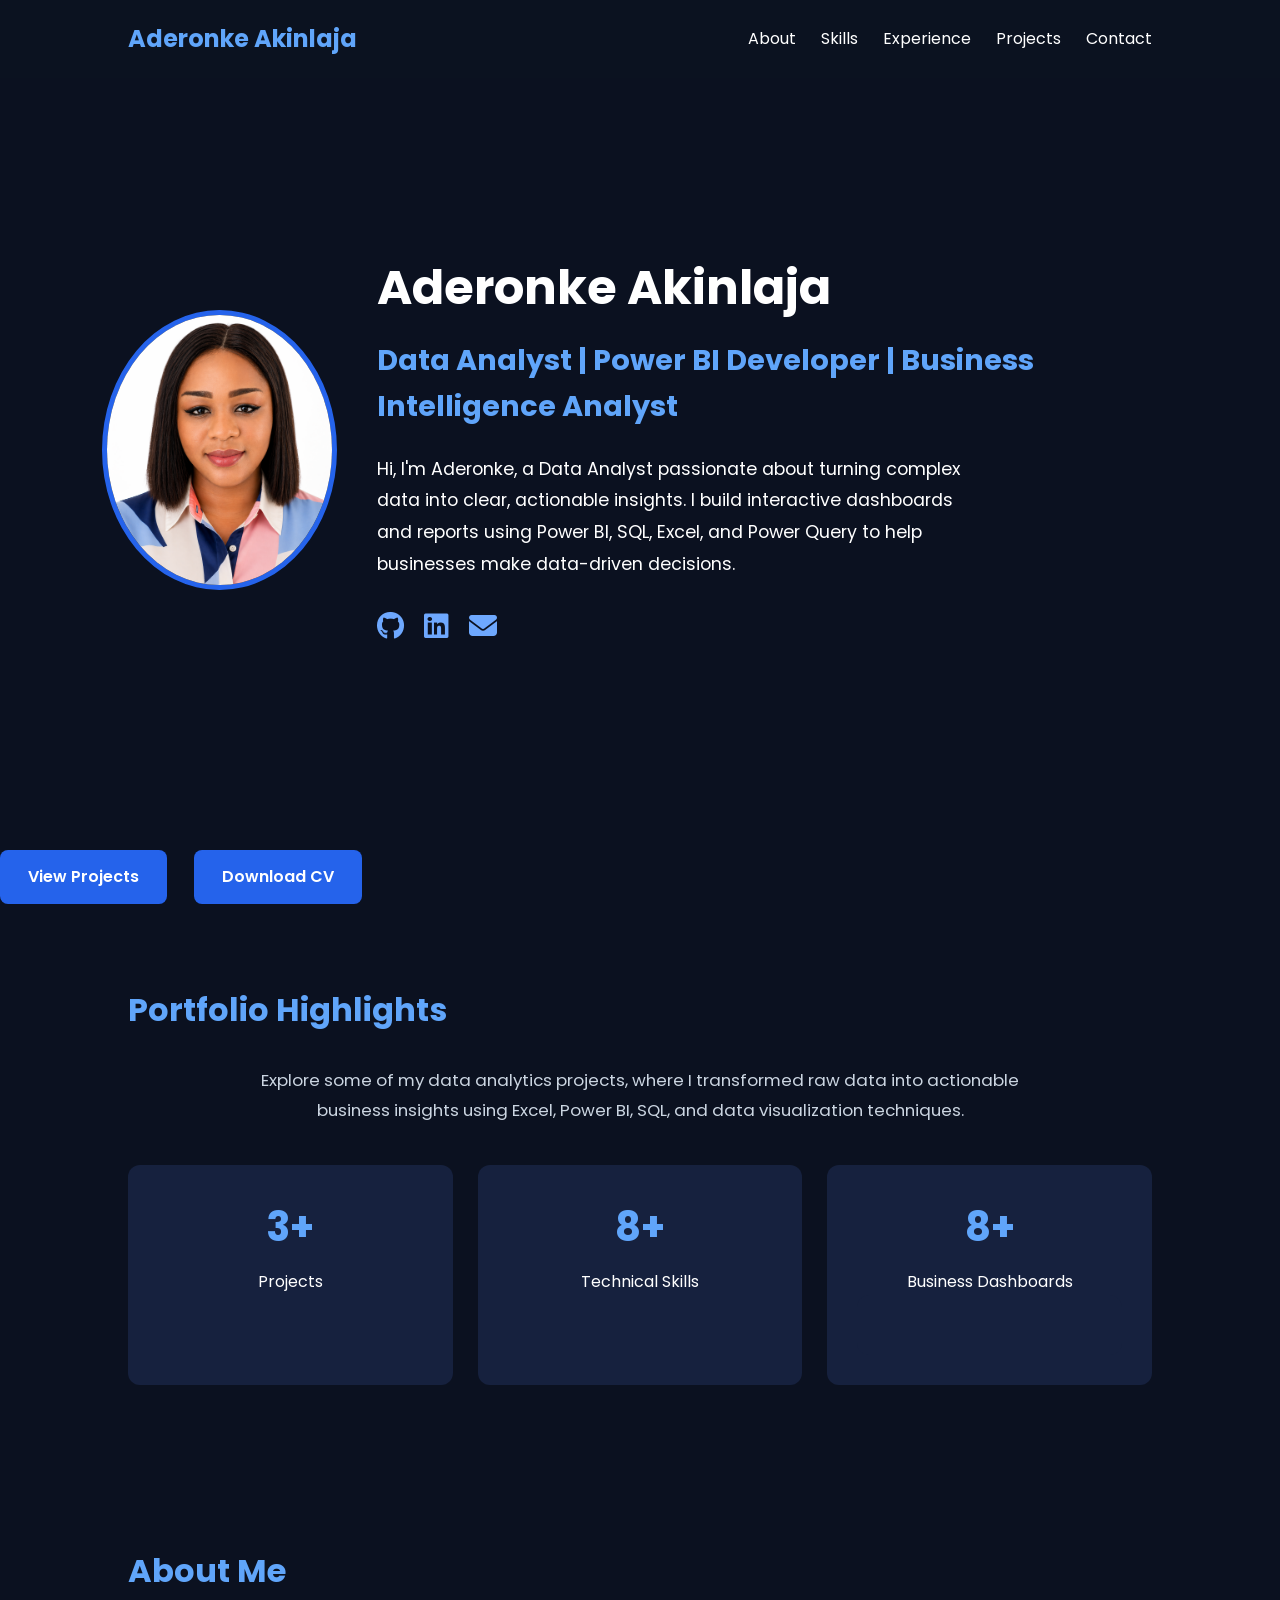
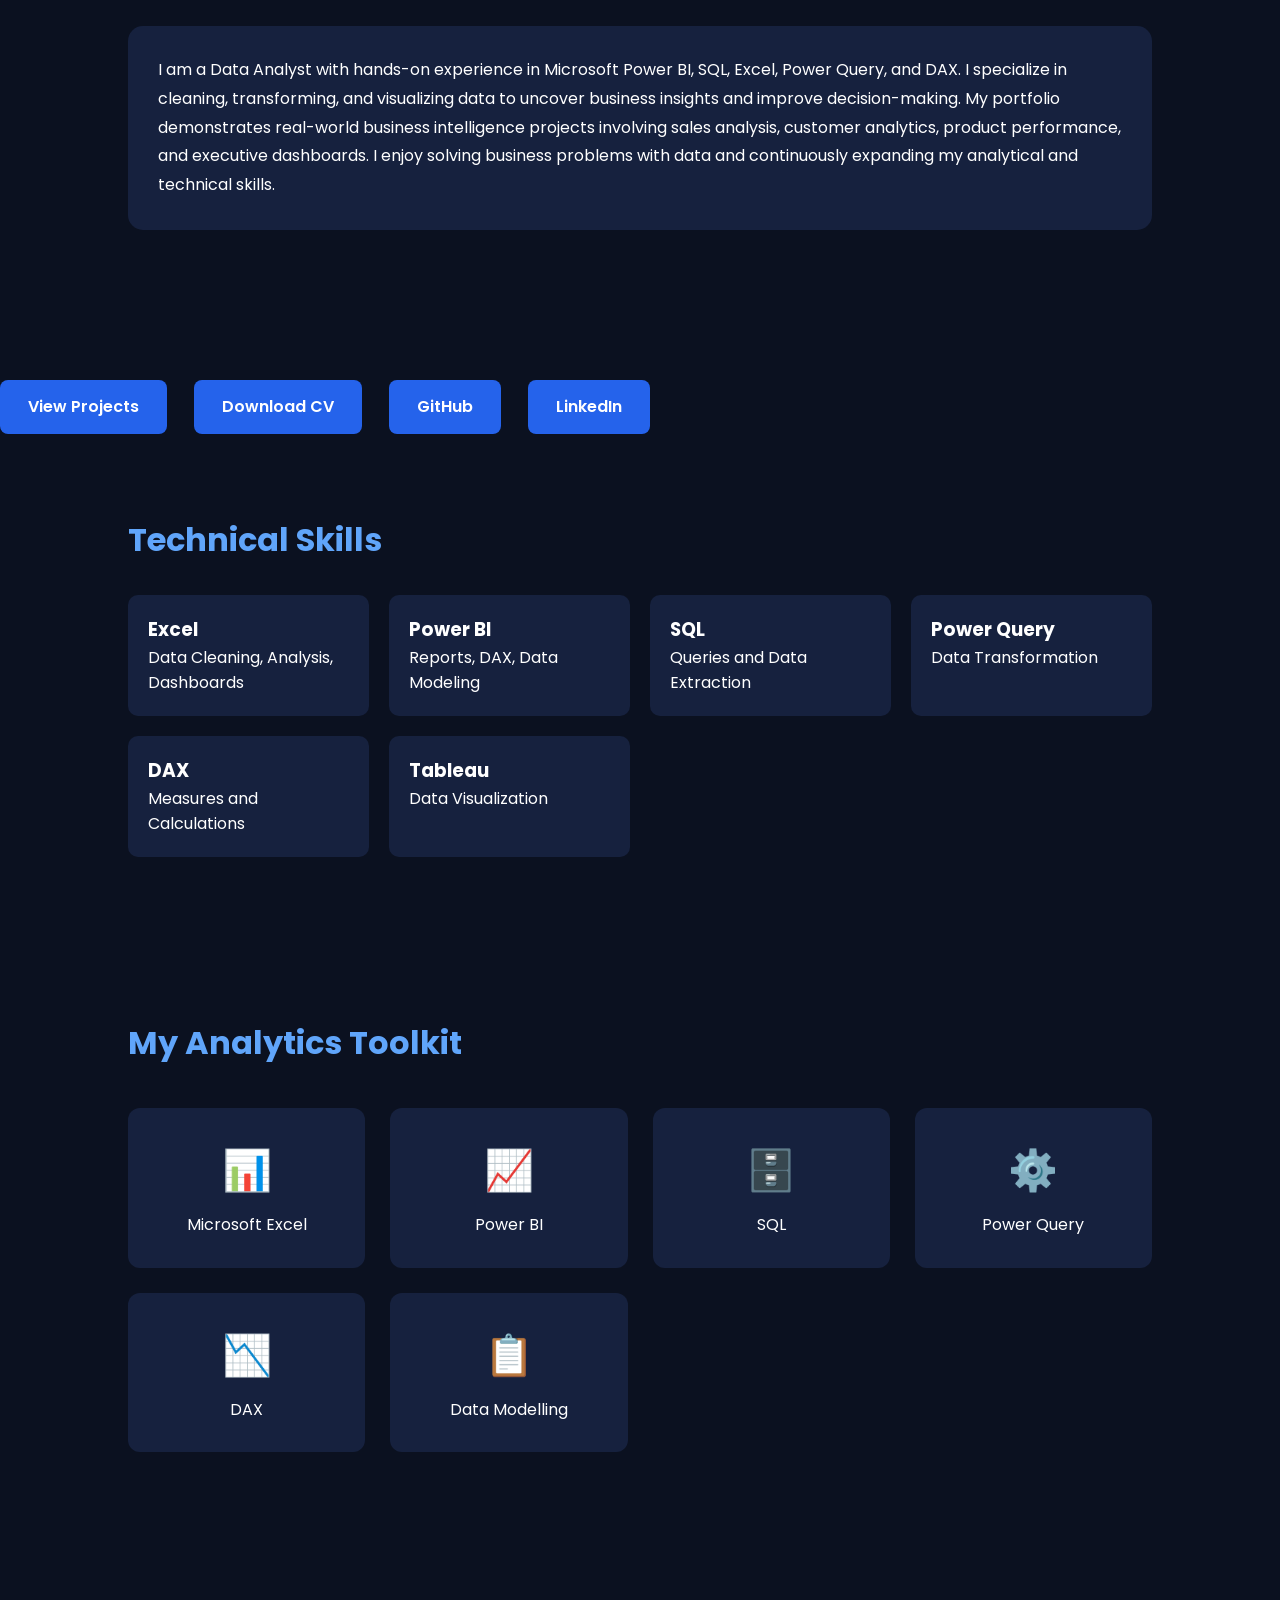
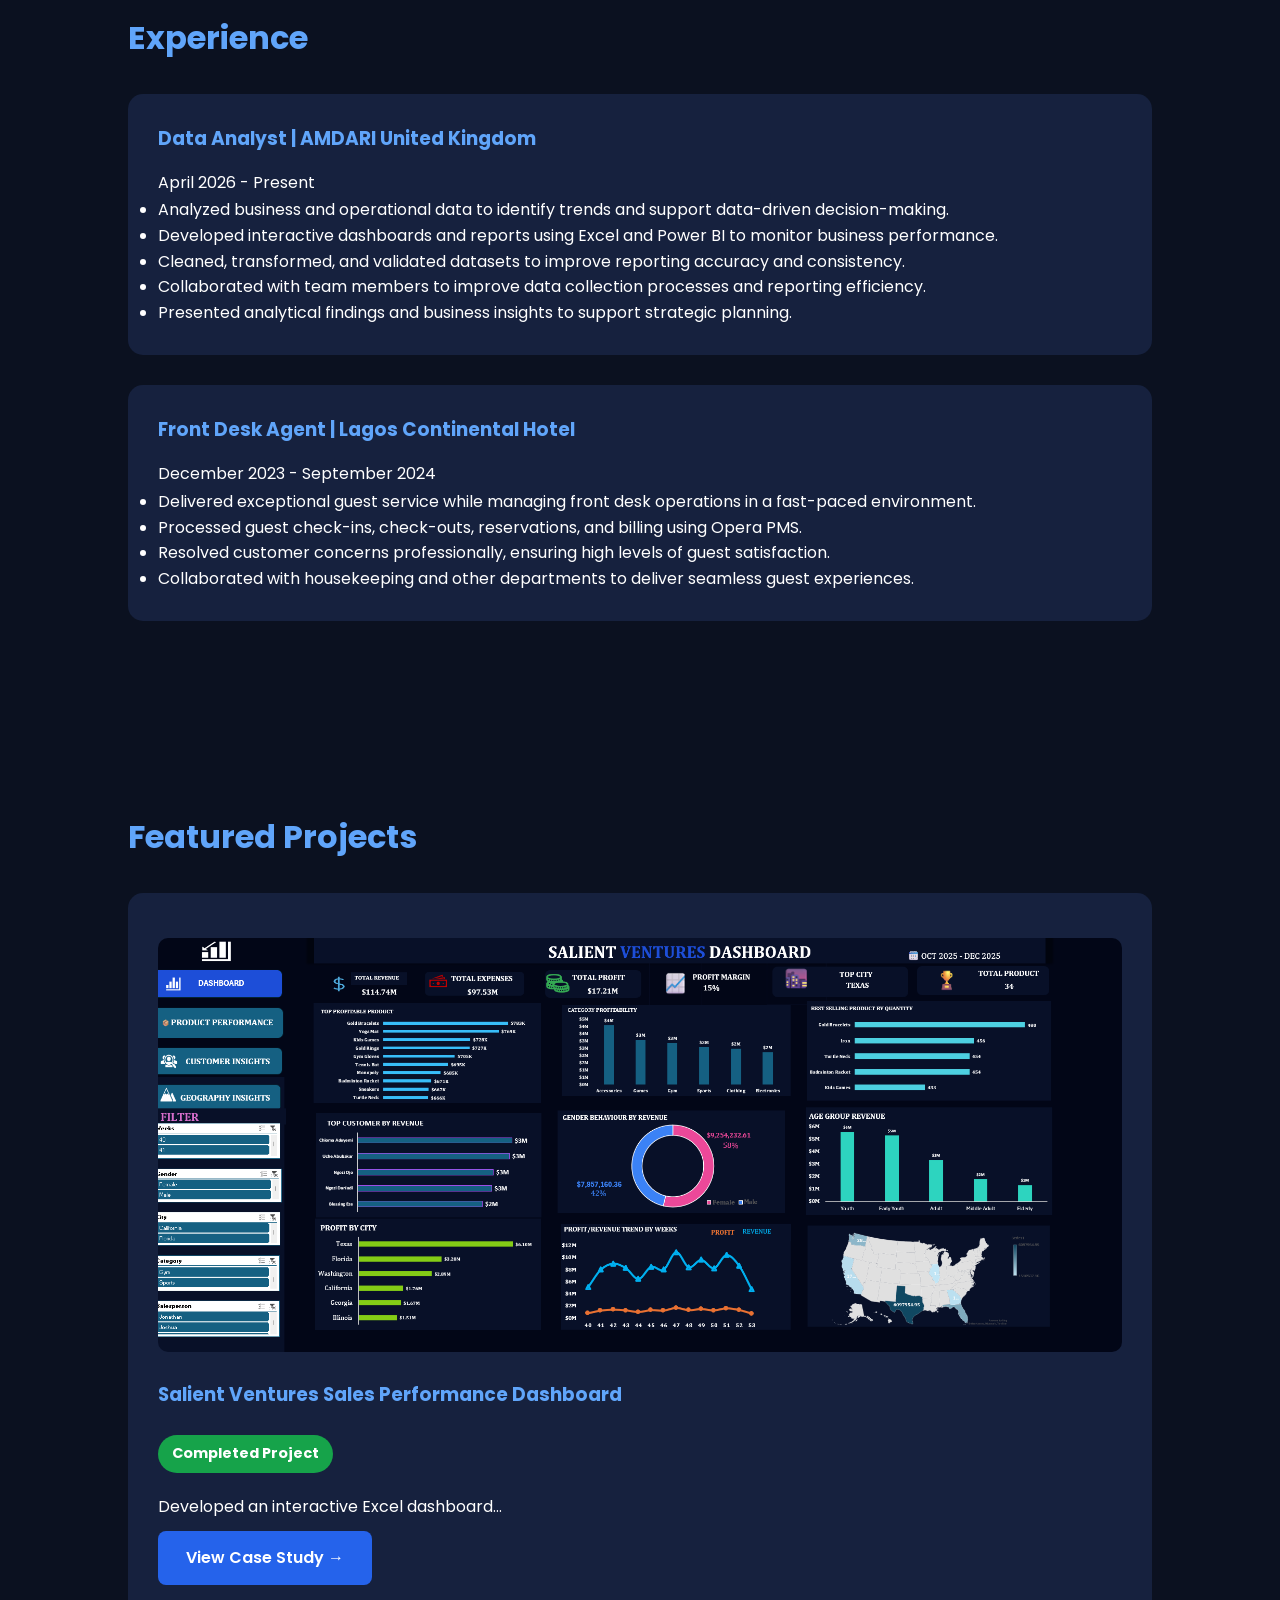
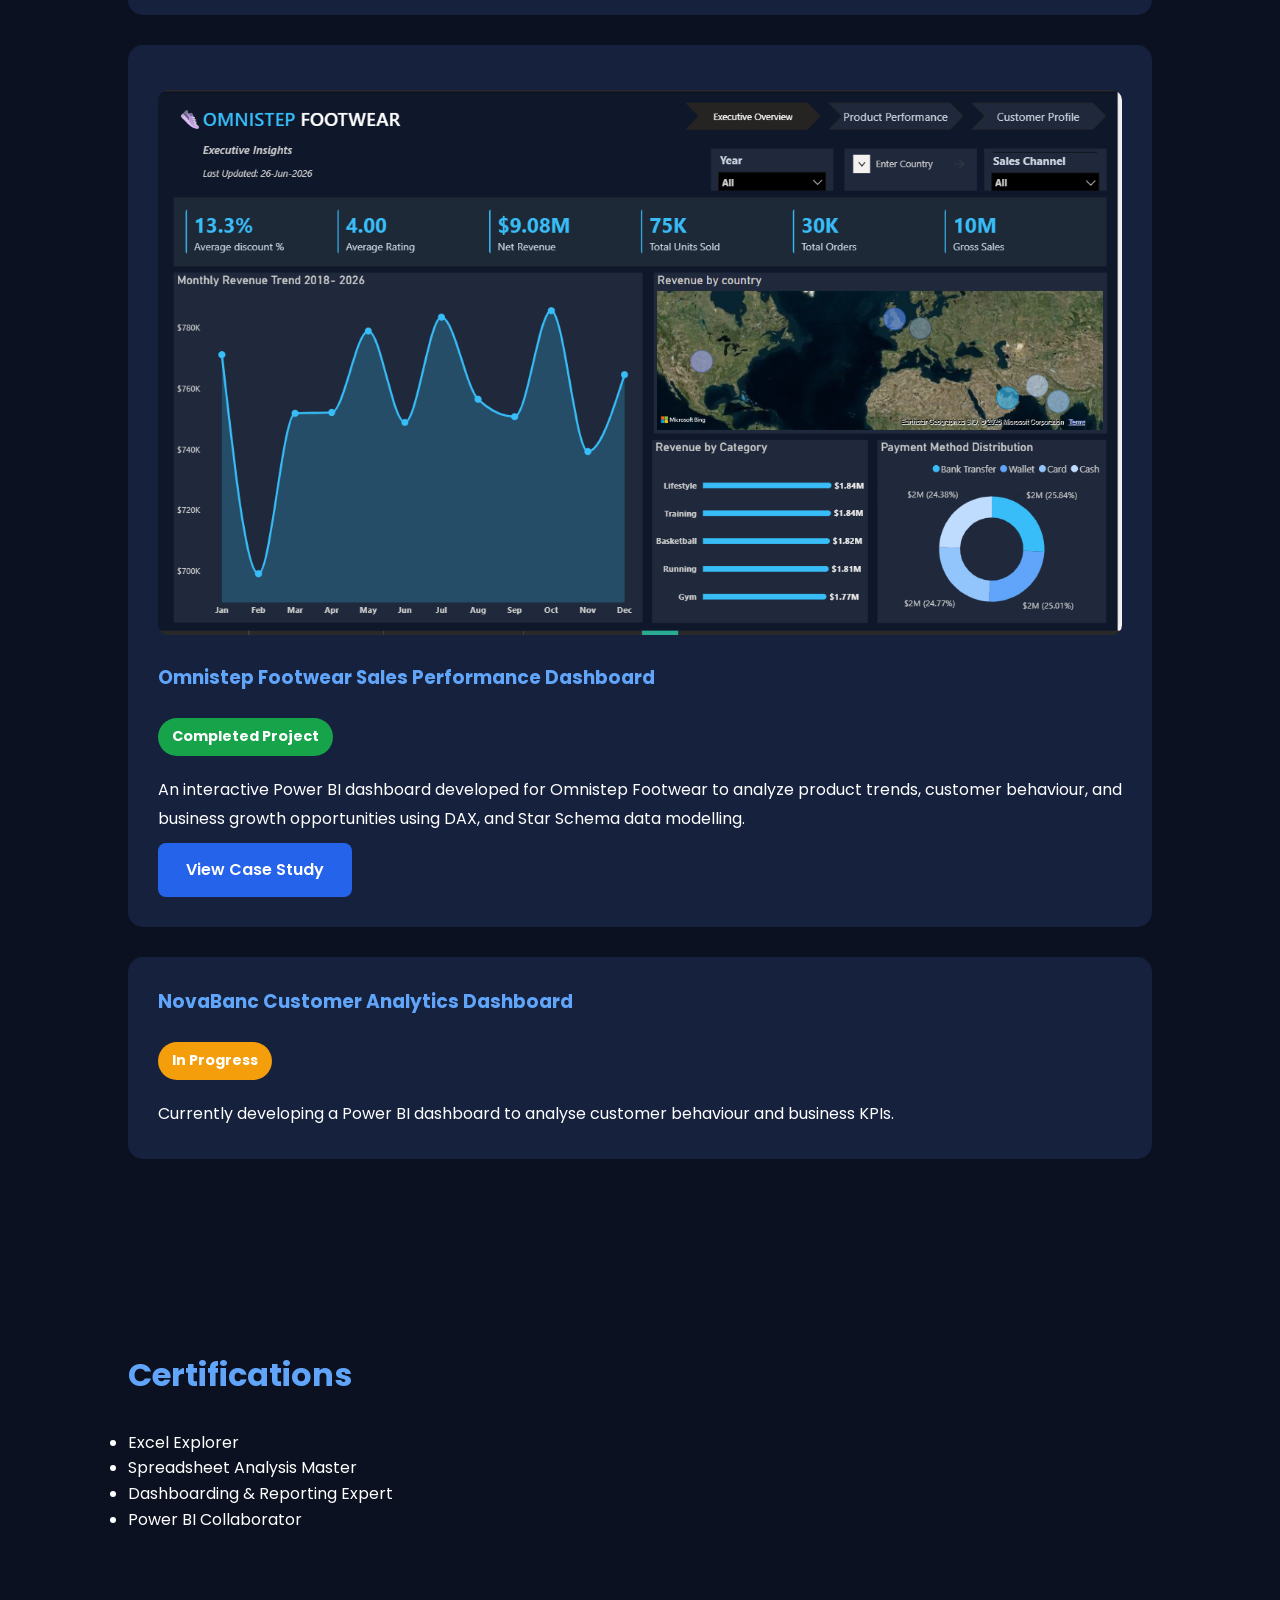
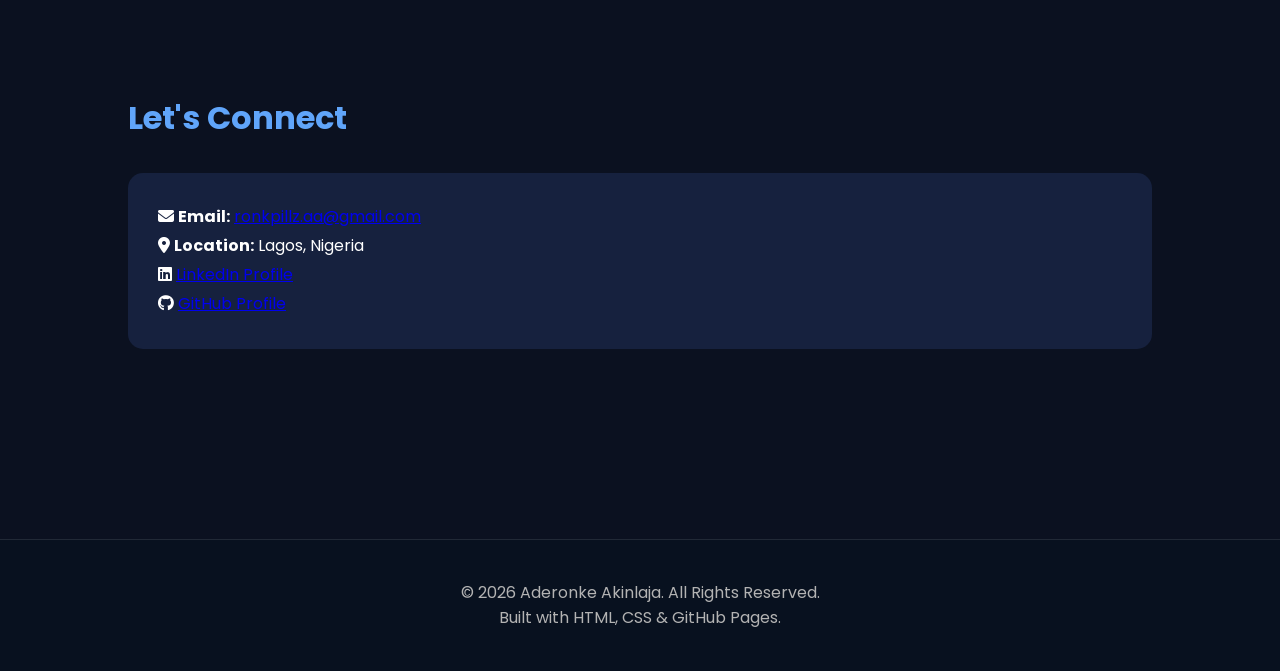
<file: index.html>
<!DOCTYPE html>

<html lang="en">
<head>
    <meta charset="UTF-8">
    <meta name="viewport" content="width=device-width, initial-scale=1.0">
    <title>Aderonke Akinlaja | Data Analyst</title>
    <link rel="stylesheet"
    href="https://cdnjs.cloudflare.com/ajax/libs/font-awesome/6.5.2/css/all.min.css">
    <link rel="preconnect" href="https://fonts.googleapis.com">
    <link rel="preconnect" href="https://fonts.gstatic.com" crossorigin>
    <link href="https://fonts.googleapis.com/css2?family=Poppins:wght@300;400;500;600;700&display=swap" rel="stylesheet">
    <link rel="stylesheet" href="style.css">
</head>

<body>
    <nav>

<div class="logo">
    <a href="index.html">Aderonke Akinlaja</a>
</div>

<ul class="nav-links">

<li><a href="#about">About</a></li>

<li><a href="#skills">Skills</a></li>

<li><a href="#experience">Experience</a></li>

<li><a href="#projects">Projects</a></li>

<li><a href="#contact">Contact</a></li>

</ul>

</nav>

<header>
  
    <div class="hero">

    <img src="assets/images/profile.jpg" alt="Aderonke Akinlaja">

    <div class="hero-text">

    <h1>Aderonke Akinlaja</h1>

    <h2>Data Analyst | Power BI Developer | Business Intelligence Analyst</h2>

    <p>
     <p>
    Hi, I'm Aderonke, a Data Analyst passionate about turning complex data into clear, actionable insights. I build interactive dashboards and reports using Power BI, SQL, Excel, and Power Query to help businesses make data-driven decisions.
</p>   
    </p>

    <div class="social-links">

        <a href="https://github.com/ronkpillz" target="_blank" title="GitHub">
            <i class="fab fa-github"></i>
        </a>

        <a href="https://www.linkedin.com/in/aderonke-akinlaja-351994139/" target="_blank" title="LinkedIn">
            <i class="fab fa-linkedin"></i>
        </a>

        <a href="mailto:ronkpillz.aa@gmail.com" title="Email">
            <i class="fas fa-envelope"></i>
        </a>

    </div>

</div>

</div>

</header>

<div class="hero-buttons">

    <a href="#projects" class="btn">View Projects</a>

    <a href="assets/resume/Aderonke_Akinlaja_CV.pdf"
       class="btn"
       target="_blank">
       Download CV
    </a>

</div>

</header>

<section>

<h2 class="section-title">Portfolio Highlights</h2>

<p class="section-subtitle">
Explore some of my data analytics projects, where I transformed raw data into actionable business insights using Excel, Power BI, SQL, and data visualization techniques.
</p>
<div class="stats-container">

<div class="stat-card">

<h2>3+</h2>

<p>Projects</p>

</div>

<div class="stat-card">

<h2>8+</h2>

<p>Technical Skills</p>

</div>

<div class="stat-card">

<h2>8+</h2>

<p>Business Dashboards</p>
 
<div class="stat-card">

</div>

</div>

</section>

<section id="about">

<h2 class="section-title">About Me</h2>

<div class="project-card">

<p>
I am a Data Analyst with hands-on experience in Microsoft Power BI, SQL, Excel, Power Query, and DAX. I specialize in cleaning, transforming, and visualizing data to uncover business insights and improve decision-making.

My portfolio demonstrates real-world business intelligence projects involving sales analysis, customer analytics, product performance, and executive dashboards. I enjoy solving business problems with data and continuously expanding my analytical and technical skills.
</p>

</div>

</section>

    <div class="hero-buttons">

    <a href="#projects" class="btn">View Projects</a>

    <a href="assets/resume/Aderonke_Akinlaja_CV.pdf"
       class="btn"
       download>
       Download CV
    </a>

    <a href="https://github.com/ronkpillz"
       class="btn"
       target="_blank">
       GitHub
    </a>

    <a href="https://www.linkedin.com/in/aderonke-akinlaja-351994139"
       class="btn"
       target="_blank">
       LinkedIn
    </a>

</div> 

</div>
</section>

<section id="skills">

    <h2 class="section-title">Technical Skills</h2>

    <div class="skills">

        <div class="skill-card">
            <h3>Excel</h3>
            <p>Data Cleaning, Analysis, Dashboards</p>
        </div>

        <div class="skill-card">
            <h3>Power BI</h3>
            <p>Reports, DAX, Data Modeling</p>
        </div>

        <div class="skill-card">
            <h3>SQL</h3>
            <p>Queries and Data Extraction</p>
        </div>

        <div class="skill-card">
            <h3>Power Query</h3>
            <p>Data Transformation</p>
        </div>

        <div class="skill-card">
            <h3>DAX</h3>
            <p>Measures and Calculations</p>
        </div>

        <div class="skill-card">
            <h3>Tableau</h3>
            <p>Data Visualization</p>
        </div>

    </section>

     <section id="toolkit">

    <h2 class="section-title">My Analytics Toolkit</h2>

    <div class="stats-container">

        <div class="stat-card">
            <h2>📊</h2>
            <p>Microsoft Excel</p>
        </div>

        <div class="stat-card">
            <h2>📈</h2>
            <p>Power BI</p>
        </div>

        <div class="stat-card">
            <h2>🗄️</h2>
            <p>SQL</p>
        </div>

        <div class="stat-card">
            <h2>⚙️</h2>
            <p>Power Query</p>
        </div>

        <div class="stat-card">
            <h2>📉</h2>
            <p>DAX</p>
        </div>

        <div class="stat-card">
            <h2>📋</h2>
            <p>Data Modelling</p>
        </div>

    </div>

</section>   

    </div><section id="experience">

    <h2 class="section-title">Experience</h2>

    <div class="project-card">

        <h3>Data Analyst | AMDARI United Kingdom</h3>

        <p>April 2026 - Present</p>

       <ul>

<li>Analyzed business and operational data to identify trends and support data-driven decision-making.</li>

<li>Developed interactive dashboards and reports using Excel and Power BI to monitor business performance.</li>

<li>Cleaned, transformed, and validated datasets to improve reporting accuracy and consistency.</li>

<li>Collaborated with team members to improve data collection processes and reporting efficiency.</li>

<li>Presented analytical findings and business insights to support strategic planning.</li>

</ul> 

    </div>

    <div class="project-card">

        <h3>Front Desk Agent | Lagos Continental Hotel</h3>

        <p>December 2023 - September 2024</p>

      <ul>

<li>Delivered exceptional guest service while managing front desk operations in a fast-paced environment.</li>

<li>Processed guest check-ins, check-outs, reservations, and billing using Opera PMS.</li>

<li>Resolved customer concerns professionally, ensuring high levels of guest satisfaction.</li>

<li>Collaborated with housekeeping and other departments to deliver seamless guest experiences.</li>

</ul>  

    </div>

</section>

<section id="projects">

    <h2 class="section-title">Featured Projects</h2>

<div class="project-card">

    <img src="assets/images/salient-dashboard.png" alt="Salient Ventures Dashboard">

    <h3>Salient Ventures Sales Performance Dashboard</h3>

    <!-- Put the badge HERE -->
    <p class="project-status completed">Completed Project</p>

    <p>
        Developed an interactive Excel dashboard...
    </p>

    <a href="salient-ventures.html" class="btn">
        View Case Study →
    </a>

</div>

<div class="project-card">

    <img src="assets/omnistep/executive-overview.png"
         alt="Omnistep Footwear Dashboard">

    <h3>Omnistep Footwear Sales Performance Dashboard</h3>

<p class="project-status completed">
    Completed Project
</p>

<p>

An interactive Power BI dashboard developed for Omnistep Footwear to analyze product trends, customer behaviour, and business growth opportunities using DAX, and Star Schema data modelling.

</p>

    <a href="omnistep-footwear.html" class="btn">
        View Case Study
    </a>

    </div>

 <div class="project-card">

    <h3>NovaBanc Customer Analytics Dashboard</h3>

    <p class="project-status in-progress">In Progress</p>

    <p>
        Currently developing a Power BI dashboard to analyse customer behaviour and business KPIs.
    </p>

</div>

</section>

<section id="certifications">

    <h2 class="section-title">Certifications</h2>

    <ul>
        <li>Excel Explorer</li>
        <li>Spreadsheet Analysis Master</li>
        <li>Dashboarding & Reporting Expert</li>
        <li>Power BI Collaborator</li>
    </ul>

    
</section>

<section id="contact">

<h2 class="section-title">Let's Connect</h2>

<div class="project-card">

 <p>
            <i class="fas fa-envelope"></i>
            <strong>Email:</strong>
            <a href="mailto:ronkpillz.aa@gmail.com">ronkpillz.aa@gmail.com</a>
        </p>

<p>
<i class="fas fa-location-dot"></i>
<strong>Location:</strong>
Lagos, Nigeria
</p>

<p>
<i class="fab fa-linkedin"></i>

<a href="https://www.linkedin.com/in/aderonke-akinlaja-351994139"
target="_blank">

LinkedIn Profile

</a>

</p>

<p>

<i class="fab fa-github"></i>

<a href="https://github.com/ronkpillz"
target="_blank">

GitHub Profile

</a>

</p>

</div>

</section>

<footer>

    <p>
        © 2026 Aderonke Akinlaja. All Rights Reserved.
    </p>

    <p>
        Built with HTML, CSS & GitHub Pages.
    </p>

</footer>
</file>
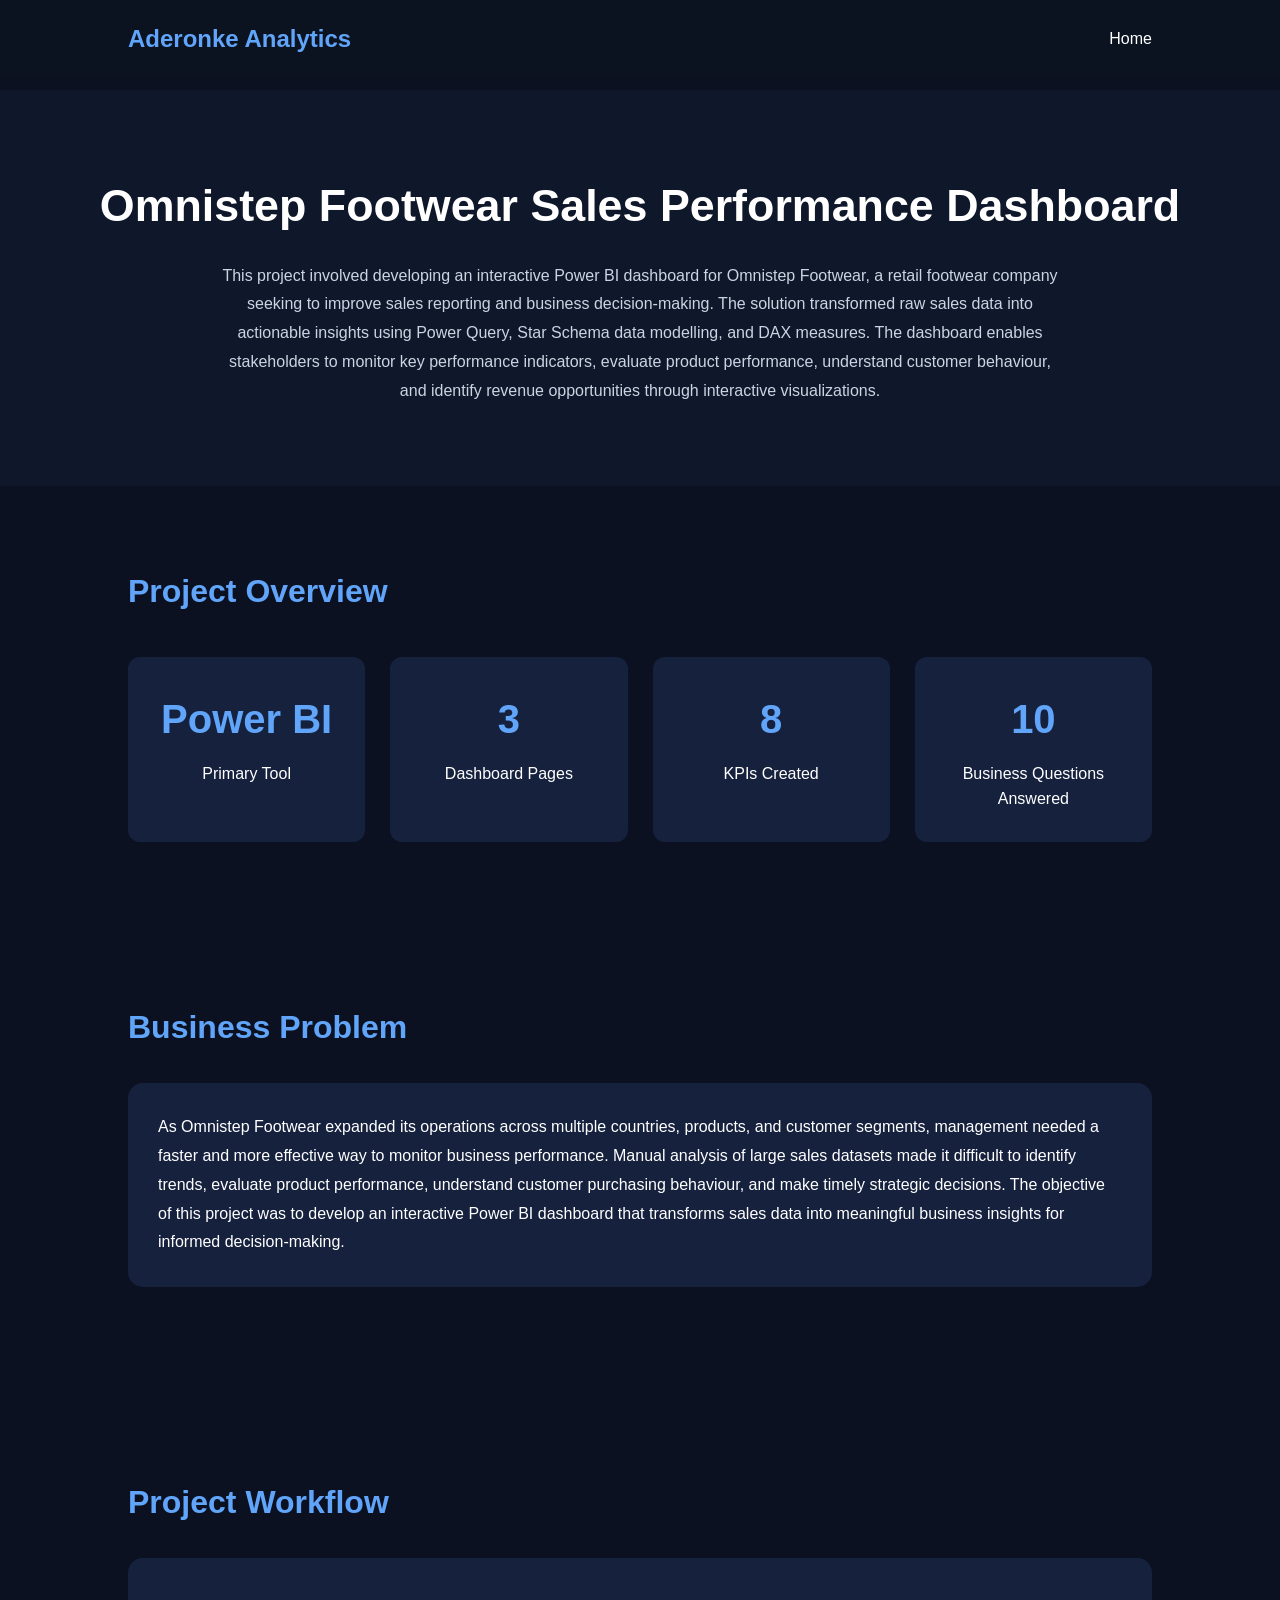
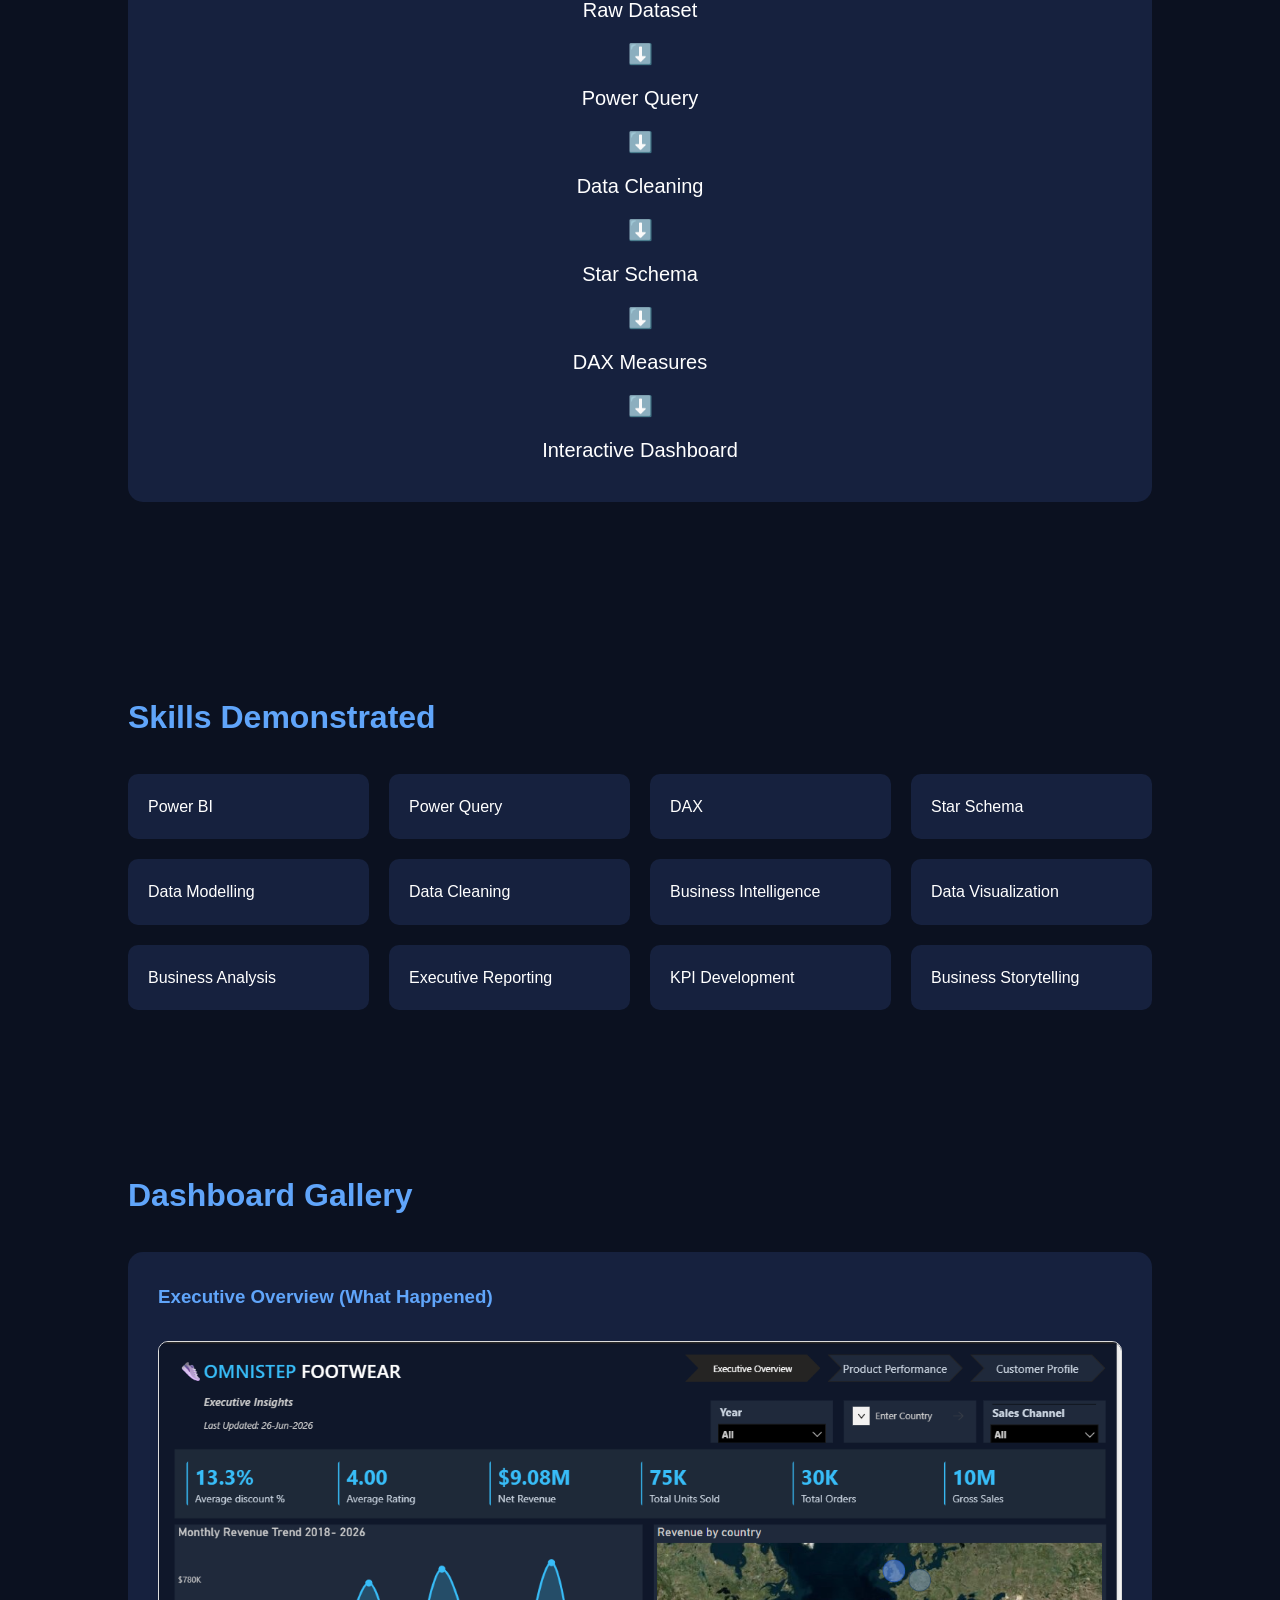
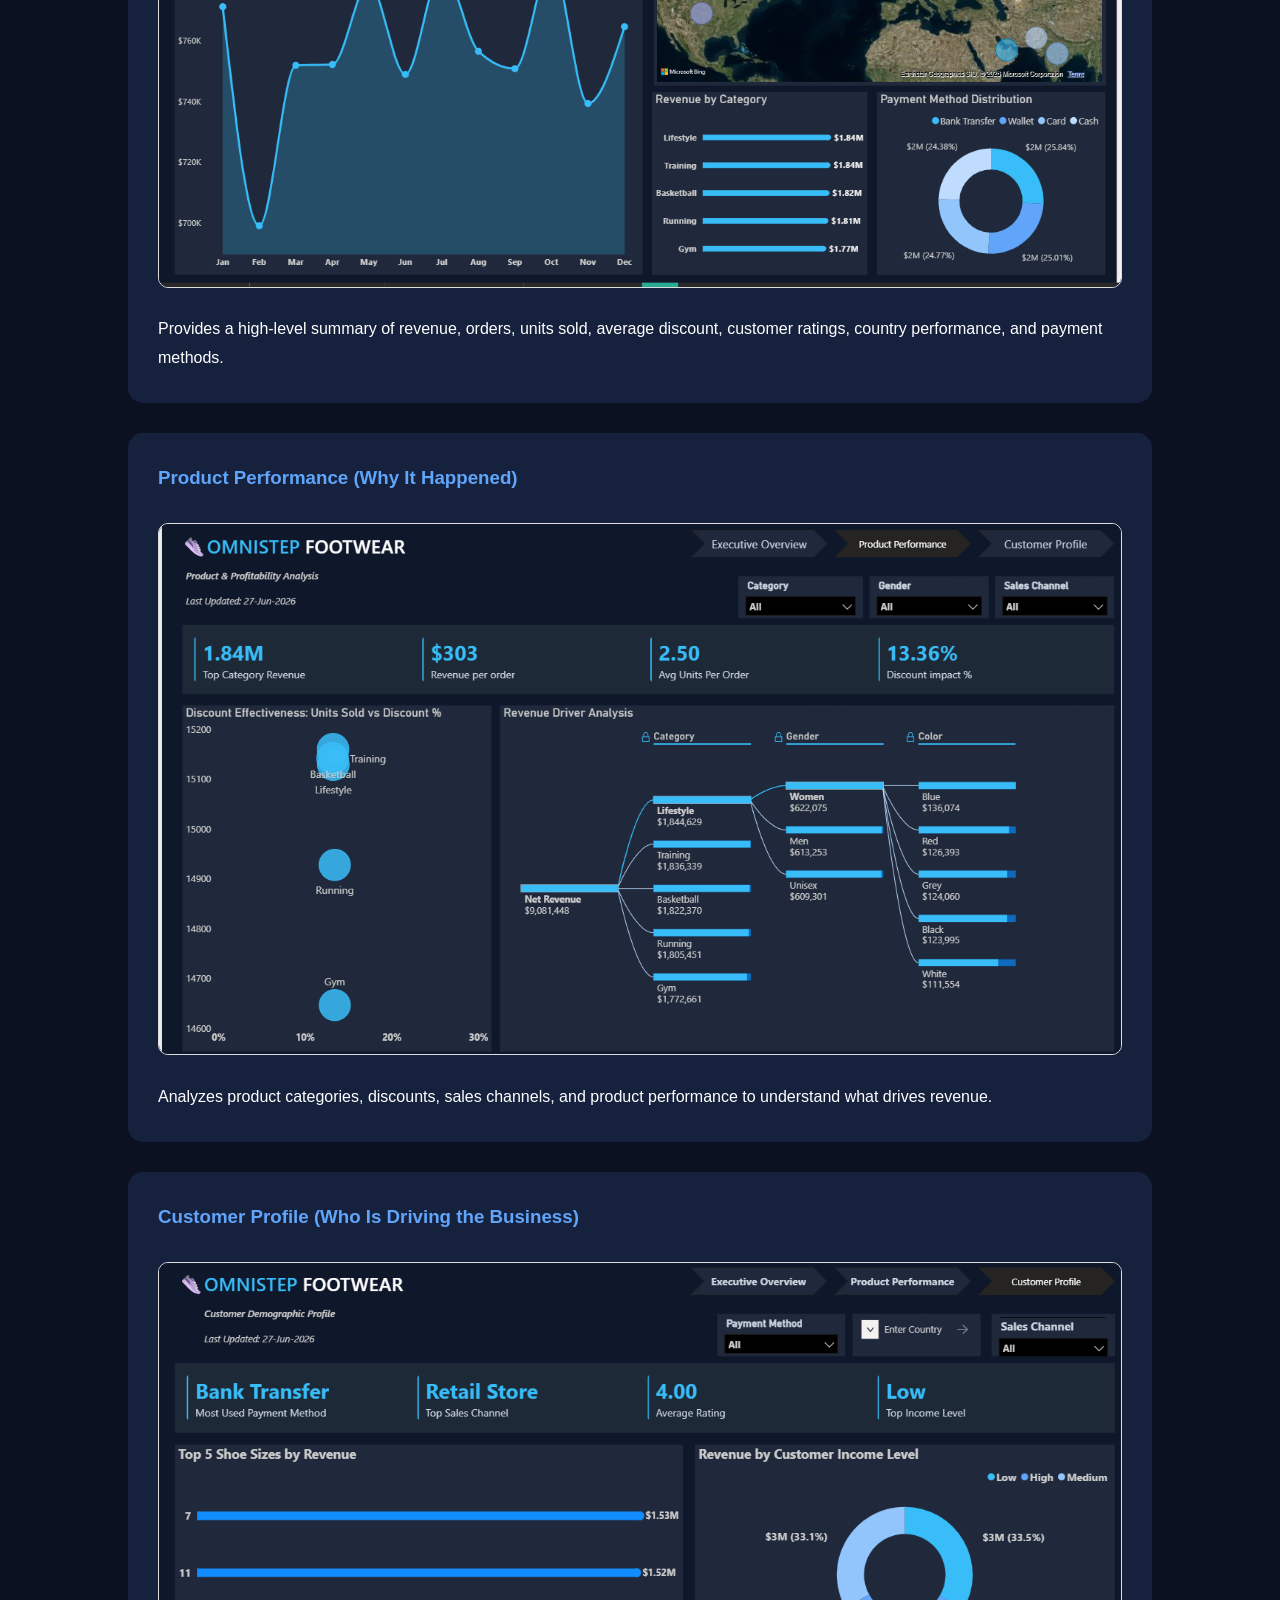
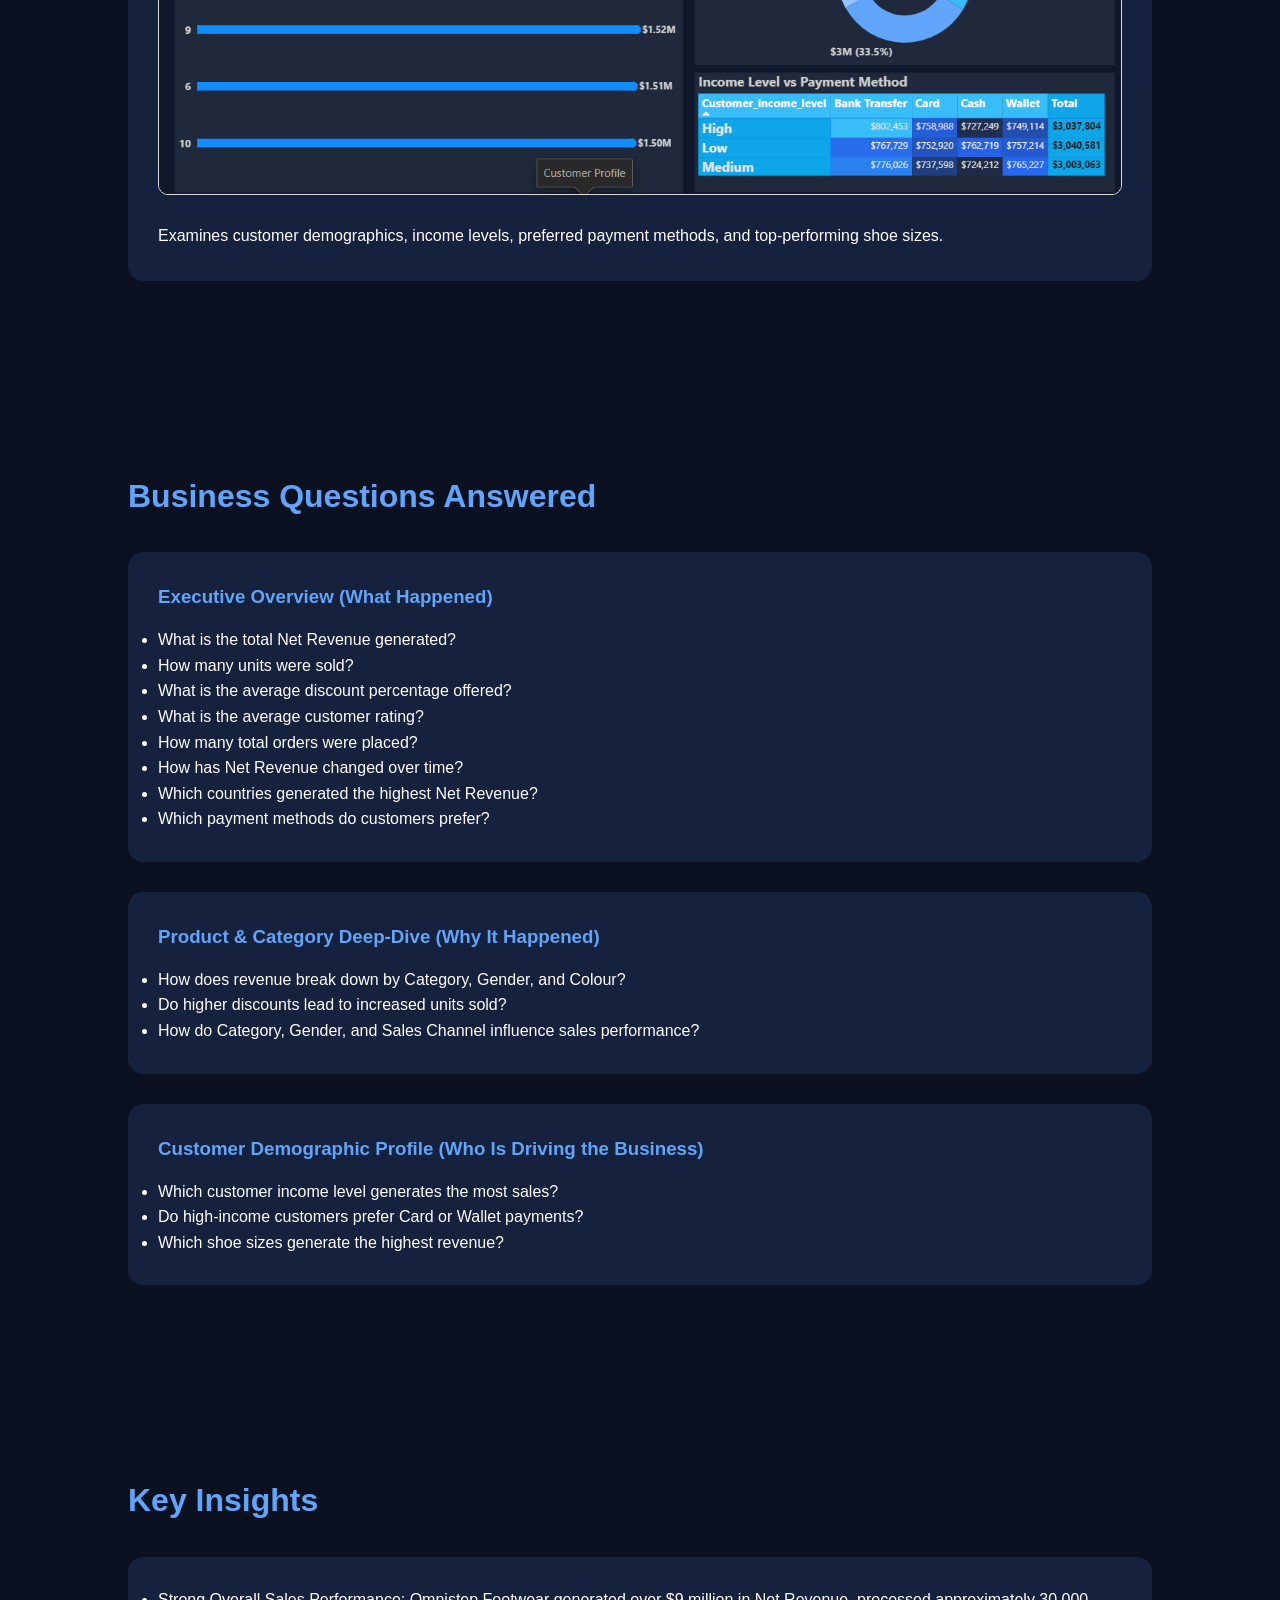
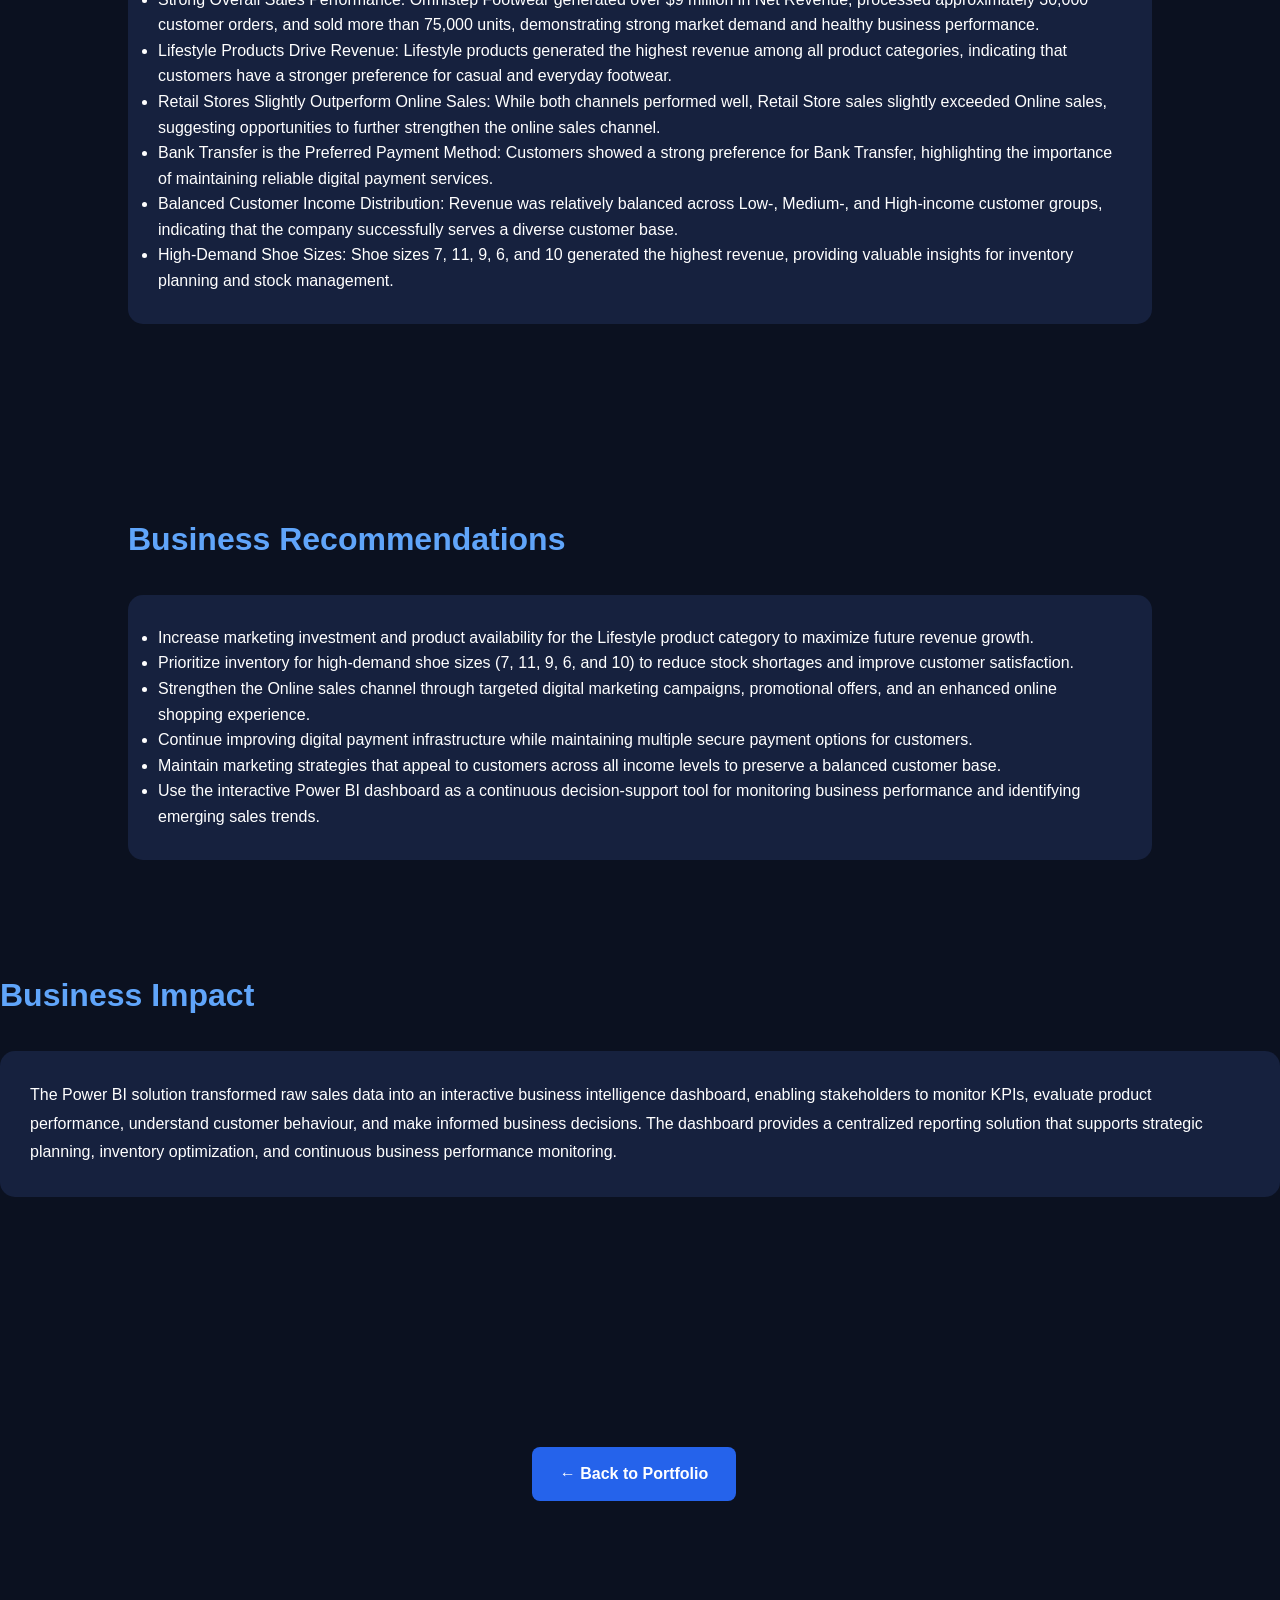
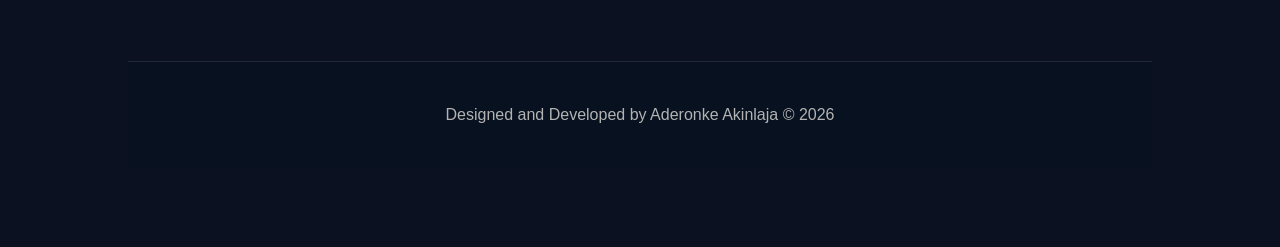
<file: omnistep-footwear.html>
<!DOCTYPE html>
<html lang="en">
<head>
<meta charset="UTF-8">
<meta name="viewport" content="width=device-width, initial-scale=1.0">

<title>Omnistep Footwear Sales Dashboard</title>

<link rel="stylesheet"
href="https://cdnjs.cloudflare.com/ajax/libs/font-awesome/6.5.2/css/all.min.css">

<link rel="stylesheet" href="style.css">

</head>

<body>

<nav>

<div class="logo">

Aderonke Analytics

</div>

<ul class="nav-links">

<li><a href="index.html">Home</a></li>

</ul>

</nav>

<section class="case-hero">

    <h1>Omnistep Footwear Sales Performance Dashboard</h1>

    <p>
    This project involved developing an interactive Power BI dashboard for Omnistep Footwear, a retail footwear company seeking to improve sales reporting and business decision-making. The solution transformed raw sales data into actionable insights using Power Query, Star Schema data modelling, and DAX measures. The dashboard enables stakeholders to monitor key performance indicators, evaluate product performance, understand customer behaviour, and identify revenue opportunities through interactive visualizations.


</section>

<section>

 <h2 class="section-title">Project Overview</h2>

<div class="stats-container">

    <div class="stat-card">
        <h2>Power BI</h2>
        <p>Primary Tool</p>
    </div>

    <div class="stat-card">
        <h2>3</h2>
        <p>Dashboard Pages</p>
    </div>

    <div class="stat-card">
        <h2>8</h2>
        <p>KPIs Created</p>
    </div>

    <div class="stat-card">
        <h2>10</h2>
        <p>Business Questions Answered</p>
    </div>

</div>   

    </div>

</section>

<section>

<h2 class="section-title">Business Problem</h2>

<div class="project-card">

<p>

As Omnistep Footwear expanded its operations across multiple countries, products, and customer segments, management needed a faster and more effective way to monitor business performance. Manual analysis of large sales datasets made it difficult to identify trends, evaluate product performance, understand customer purchasing behaviour, and make timely strategic decisions. The objective of this project was to develop an interactive Power BI dashboard that transforms sales data into meaningful business insights for informed decision-making.

</p>

</div>

</section>

<section>

<h2 class="section-title">Project Workflow</h2>

<div class="project-card">

<p style="text-align:center; font-size:20px; line-height:2.2;">

Raw Dataset<br>

⬇️<br>

Power Query<br>

⬇️<br>

Data Cleaning<br>

⬇️<br>

Star Schema<br>

⬇️<br>

DAX Measures<br>

⬇️<br>

Interactive Dashboard

</p>

</div>

</section>
<section>

<h2 class="section-title">Skills Demonstrated</h2>

<div class="skills">

<div class="skill-card">Power BI</div>

<div class="skill-card">Power Query</div>

<div class="skill-card">DAX</div>

<div class="skill-card">Star Schema</div>

<div class="skill-card">Data Modelling</div>

<div class="skill-card">Data Cleaning</div>

<div class="skill-card">Business Intelligence</div>

<div class="skill-card">Data Visualization</div>

<div class="skill-card">Business Analysis</div>

<div class="skill-card">Executive Reporting</div>

<div class="skill-card">KPI Development</div>

<div class="skill-card">Business Storytelling</div>

</div>
</section>

<section>

<h2 class="section-title">Dashboard Gallery</h2>

<div class="project-card">

    <h3>Executive Overview (What Happened)</h3>

    <img src="assets/omnistep/executive-overview.png"
         alt="Executive Overview Dashboard"
         class="dashboard-image">

    <p>
        Provides a high-level summary of revenue, orders, units sold,
        average discount, customer ratings, country performance,
        and payment methods.
    </p>

</div>

<div class="project-card">

    <h3>Product Performance (Why It Happened)</h3>

    <img src="assets/omnistep/product-analysis.png"
         alt="Product Analysis Dashboard"
         class="dashboard-image">

    <p>
        Analyzes product categories, discounts, sales channels,
        and product performance to understand what drives revenue.
    </p>

</div>

<div class="project-card">

    <h3>Customer Profile (Who Is Driving the Business)</h3>

    <img src="assets/omnistep/customer-analysis.png"
         alt="Customer Analysis Dashboard"
         class="dashboard-image">

    <p>
        Examines customer demographics, income levels,
        preferred payment methods, and top-performing shoe sizes.
    </p>

</div>

</section>

<section>

<h2 class="section-title">Business Questions Answered</h2>

<div class="project-card">

    <h3>Executive Overview (What Happened)</h3>

    <ul>
        <li>What is the total Net Revenue generated?</li>
        <li>How many units were sold?</li>
        <li>What is the average discount percentage offered?</li>
        <li>What is the average customer rating?</li>
        <li>How many total orders were placed?</li>
        <li>How has Net Revenue changed over time?</li>
        <li>Which countries generated the highest Net Revenue?</li>
        <li>Which payment methods do customers prefer?</li>
    </ul>

</div>

<div class="project-card">

    <h3>Product & Category Deep-Dive (Why It Happened)</h3>

    <ul>
        <li>How does revenue break down by Category, Gender, and Colour?</li>
        <li>Do higher discounts lead to increased units sold?</li>
        <li>How do Category, Gender, and Sales Channel influence sales performance?</li>
    </ul>

</div>

<div class="project-card">

    <h3>Customer Demographic Profile (Who Is Driving the Business)</h3>

    <ul>
        <li>Which customer income level generates the most sales?</li>
        <li>Do high-income customers prefer Card or Wallet payments?</li>
        <li>Which shoe sizes generate the highest revenue?</li>
    </ul>

</div>

</section>

<section>

<h2 class="section-title">Key Insights</h2>

<div class="project-card">

<ul>

<li>Strong Overall Sales Performance: Omnistep Footwear generated over $9 million in Net Revenue, processed approximately 30,000 customer orders, and sold more than 75,000 units, demonstrating strong market demand and healthy business performance.</li>

<li>Lifestyle Products Drive Revenue: Lifestyle products generated the highest revenue among all product categories, indicating that customers have a stronger preference for casual and everyday footwear.</li>

<li>Retail Stores Slightly Outperform Online Sales: While both channels performed well, Retail Store sales slightly exceeded Online sales, suggesting opportunities to further strengthen the online sales channel.</li>

<li>Bank Transfer is the Preferred Payment Method: Customers showed a strong preference for Bank Transfer, highlighting the importance of maintaining reliable digital payment services.</li>

<li>Balanced Customer Income Distribution: Revenue was relatively balanced across Low-, Medium-, and High-income customer groups, indicating that the company successfully serves a diverse customer base.</li>

<li>High-Demand Shoe Sizes: Shoe sizes 7, 11, 9, 6, and 10 generated the highest revenue, providing valuable insights for inventory planning and stock management.</li>

</ul>

</div>

</section>

<section>

<h2 class="section-title">Business Recommendations</h2>

<div class="project-card">

<ul>

<li>Increase marketing investment and product availability for the Lifestyle product category to maximize future revenue growth.</li>

<li>Prioritize inventory for high-demand shoe sizes (7, 11, 9, 6, and 10) to reduce stock shortages and improve customer satisfaction.</li>

<li>Strengthen the Online sales channel through targeted digital marketing campaigns, promotional offers, and an enhanced online shopping experience.</li>

<li>Continue improving digital payment infrastructure while maintaining multiple secure payment options for customers.</li>
 
<li>Maintain marketing strategies that appeal to customers across all income levels to preserve a balanced customer base.</li>

<li>Use the interactive Power BI dashboard as a continuous decision-support tool for monitoring business performance and identifying emerging sales trends.</li>

</ul>

</div>

</section>

<h2 class="section-title">Business Impact</h2>

<div class="project-card">

<p>
The Power BI solution transformed raw sales data into an interactive business intelligence dashboard, enabling stakeholders to monitor KPIs, evaluate product performance, understand customer behaviour, and make informed business decisions. The dashboard provides a centralized reporting solution that supports strategic planning, inventory optimization, and continuous business performance monitoring.
</p>

</div>

<section>

<section style="text-align:center; margin:50px 0;">

<a href="index.html" class="btn">

← Back to Portfolio

</a>

</section>

<footer>

<p>
Designed and Developed by Aderonke Akinlaja © 2026
</p>

</footer>

</body>
</file>
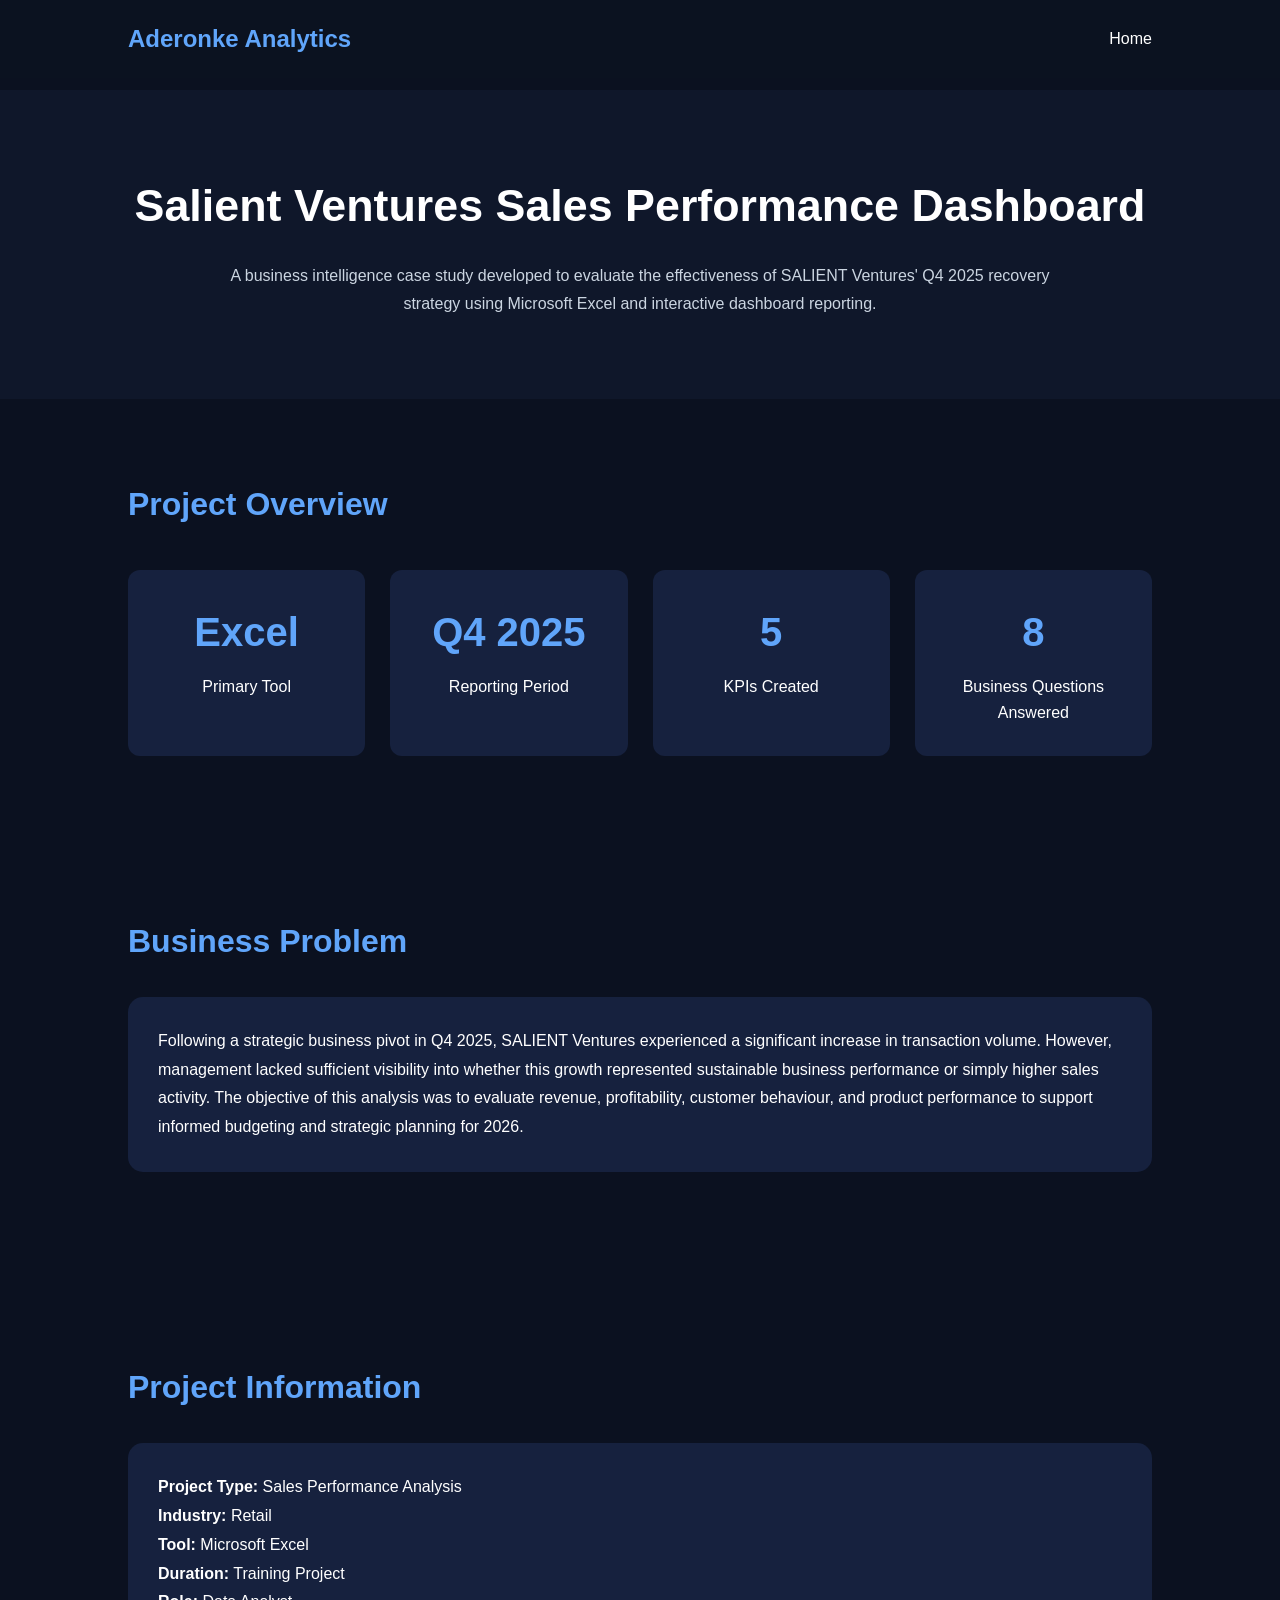
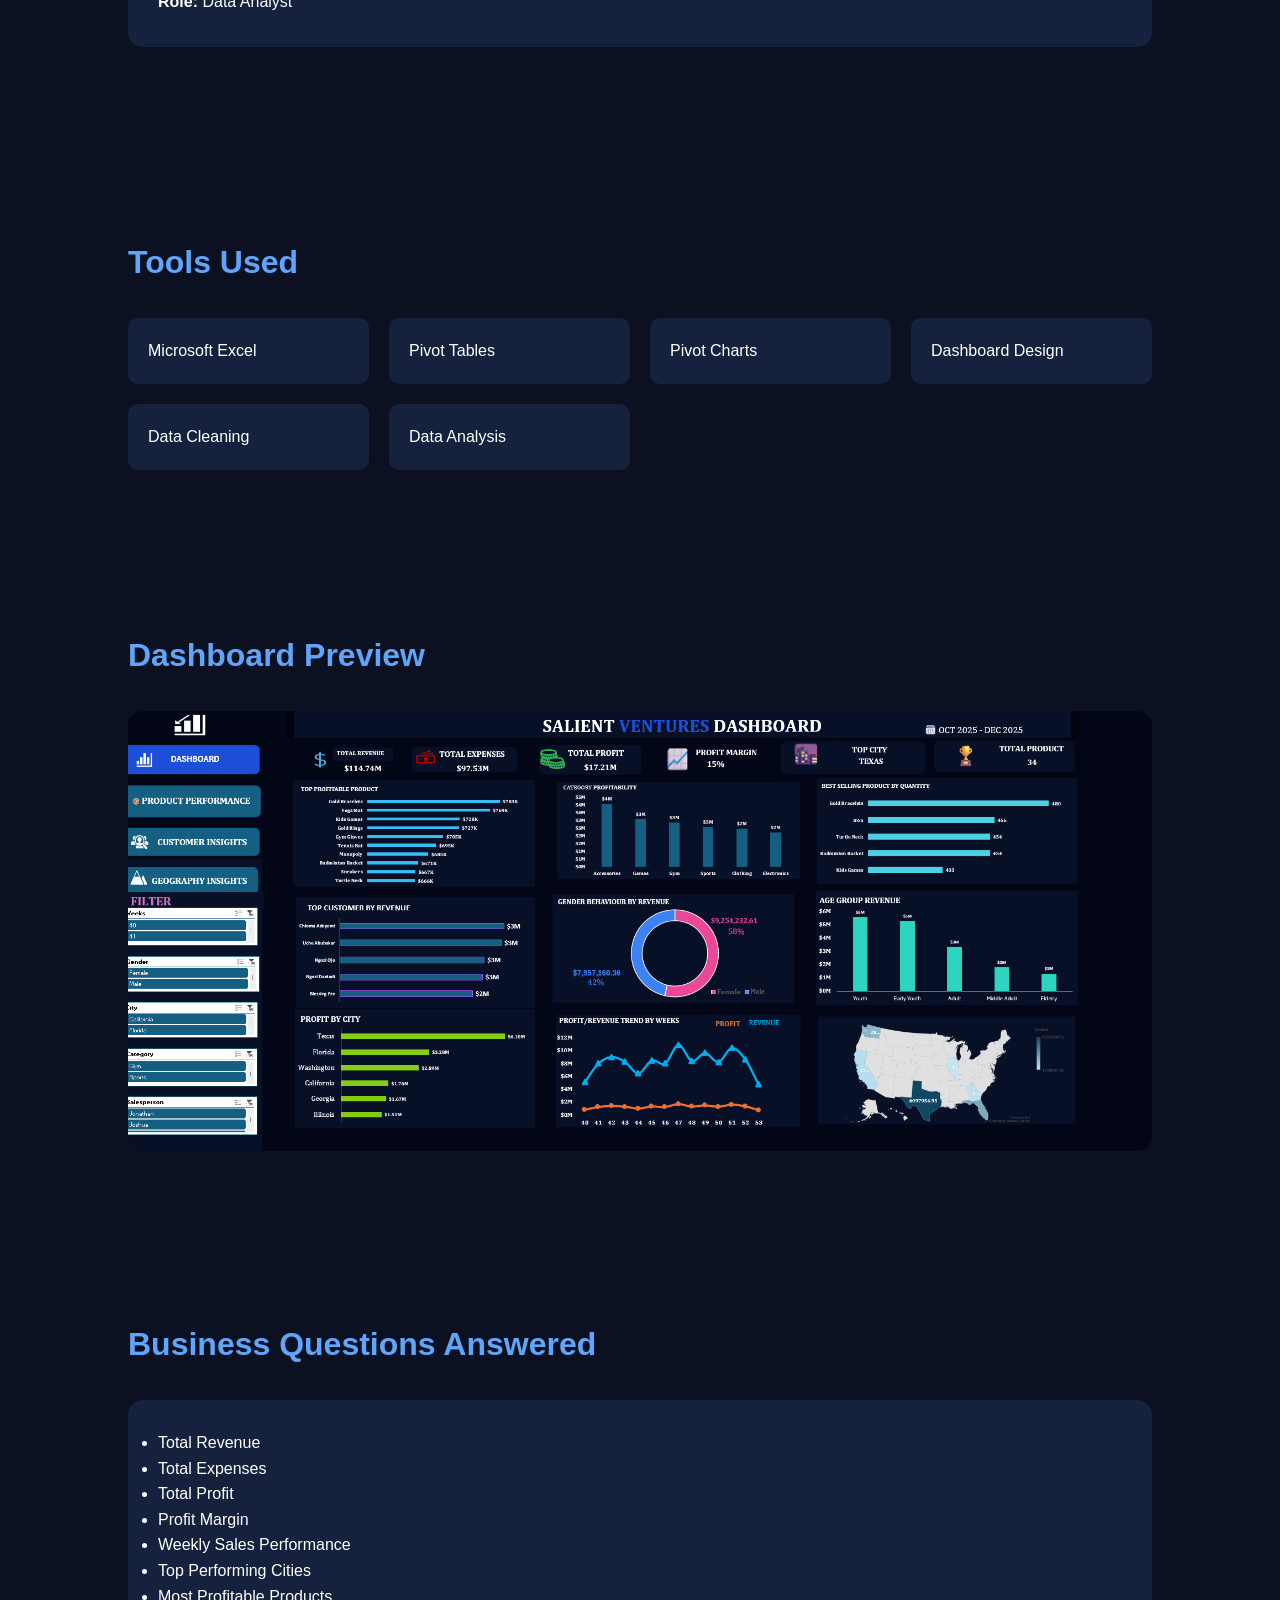
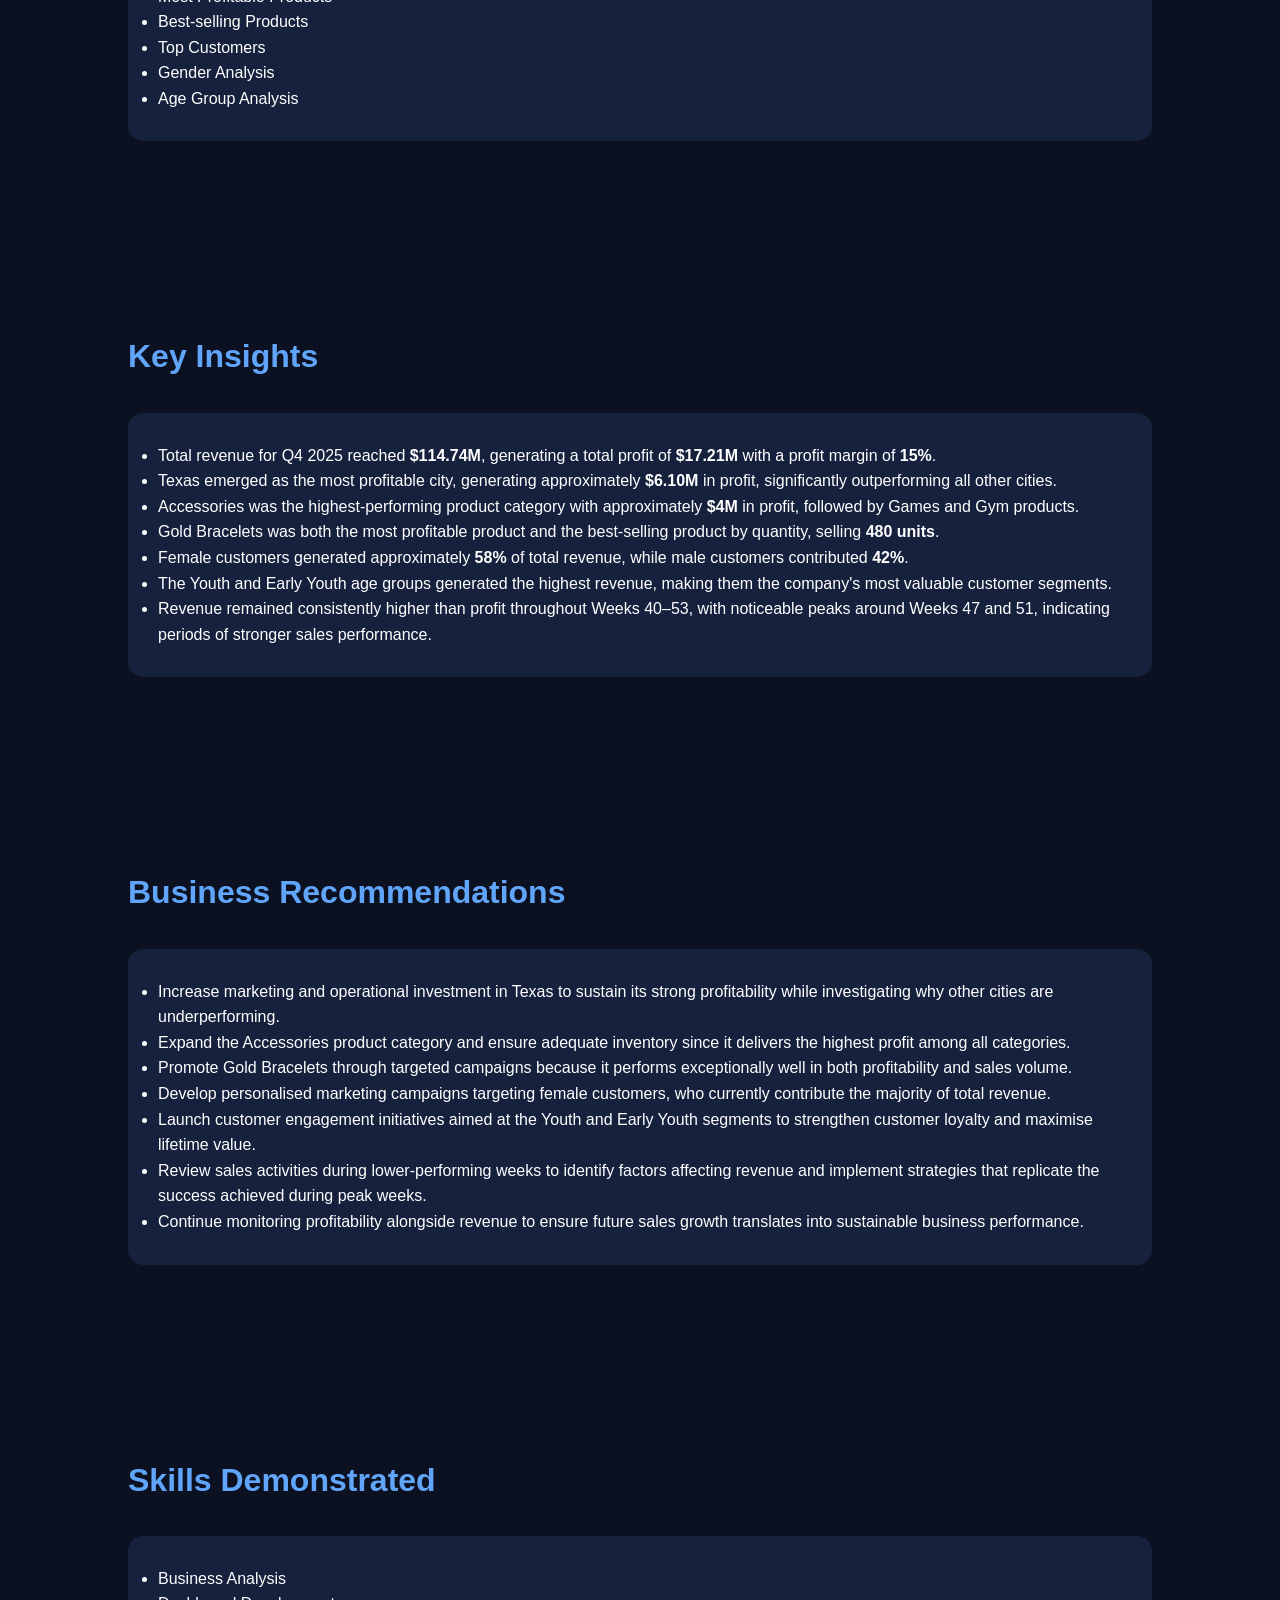
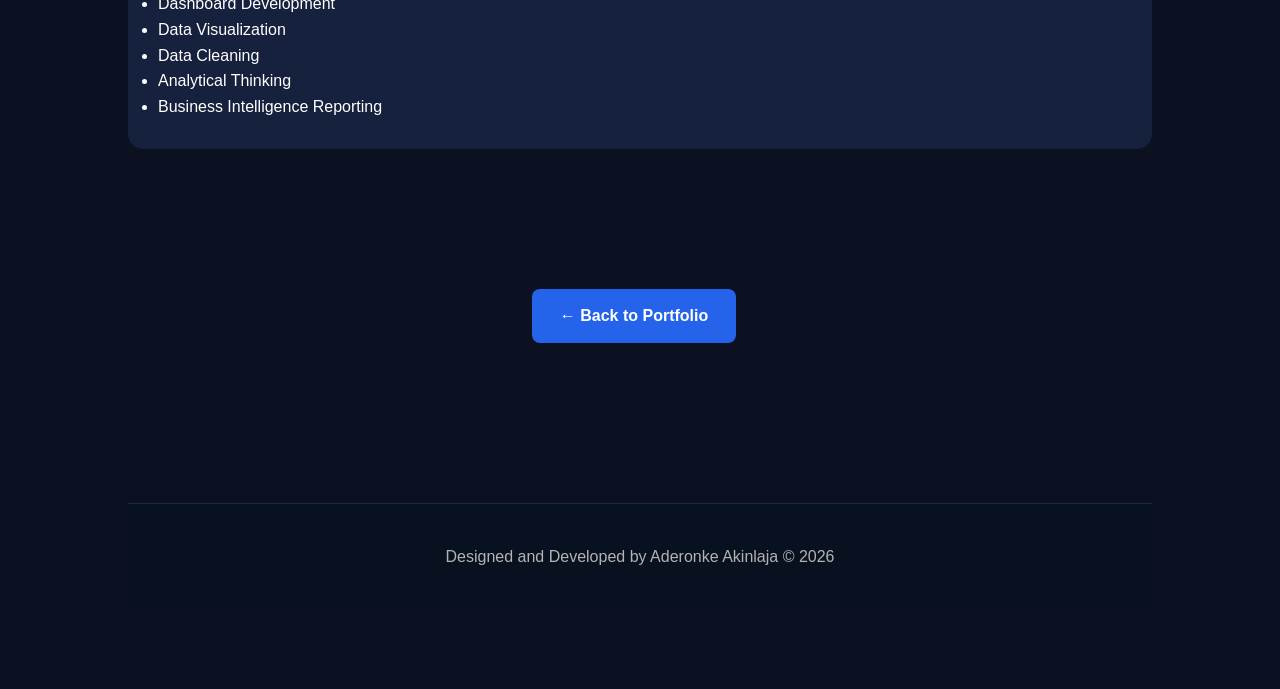
<file: salient-ventures.html>
<!DOCTYPE html>
<html lang="en">
<head>
<meta charset="UTF-8">
<meta name="viewport" content="width=device-width, initial-scale=1.0">

<title>Salient Ventures Dashboard</title>

<link rel="stylesheet"
href="https://cdnjs.cloudflare.com/ajax/libs/font-awesome/6.5.2/css/all.min.css">

<link rel="stylesheet" href="style.css">

</head>

<body>

<nav>

<div class="logo">

Aderonke Analytics

</div>

<ul class="nav-links">

<li><a href="index.html">Home</a></li>

</ul>

</nav>

<section class="case-hero">

    <h1>Salient Ventures Sales Performance Dashboard</h1>

    <p>
        A business intelligence case study developed to evaluate the effectiveness of SALIENT Ventures' Q4 2025 recovery strategy using Microsoft Excel and interactive dashboard reporting.
    </p>

</section>

<section>

    <h2 class="section-title">Project Overview</h2>

    <div class="stats-container">

        <div class="stat-card">
            <h2>Excel</h2>
            <p>Primary Tool</p>
        </div>

        <div class="stat-card">
            <h2>Q4 2025</h2>
            <p>Reporting Period</p>
        </div>

        <div class="stat-card">
            <h2>5</h2>
            <p>KPIs Created</p>
        </div>

        <div class="stat-card">
            <h2>8</h2>
            <p>Business Questions Answered</p>
        </div>

    </div>

</section>

<section>

<h2 class="section-title">Business Problem</h2>

<div class="project-card">

<p>

Following a strategic business pivot in Q4 2025, SALIENT Ventures experienced a significant increase in transaction volume. However, management lacked sufficient visibility into whether this growth represented sustainable business performance or simply higher sales activity. The objective of this analysis was to evaluate revenue, profitability, customer behaviour, and product performance to support informed budgeting and strategic planning for 2026.

</p>

</div>

</section>

<section>

<h2 class="section-title">

Project Information

</h2>

<div class="project-card">

<p><strong>Project Type:</strong> Sales Performance Analysis</p>

<p><strong>Industry:</strong> Retail</p>

<p><strong>Tool:</strong> Microsoft Excel</p>

<p><strong>Duration:</strong> Training Project</p>

<p><strong>Role:</strong> Data Analyst</p>

</div>

</section>
<section>

<h2 class="section-title">Tools Used</h2>

<div class="skills">

<div class="skill-card">Microsoft Excel</div>

<div class="skill-card">Pivot Tables</div>

<div class="skill-card">Pivot Charts</div>

<div class="skill-card">Dashboard Design</div>

<div class="skill-card">Data Cleaning</div>

<div class="skill-card">Data Analysis</div>

</div>

</section>

<section>

<h2 class="section-title">Dashboard Preview</h2>

<img src="assets/images/salient-dashboard.png"
style="width:100%; border-radius:15px;">

</section>

<section>

<h2 class="section-title">Business Questions Answered</h2>

<div class="project-card">

<ul>

<li>Total Revenue</li>

<li>Total Expenses</li>

<li>Total Profit</li>

<li>Profit Margin</li>

<li>Weekly Sales Performance</li>

<li>Top Performing Cities</li>

<li>Most Profitable Products</li>

<li>Best-selling Products</li>

<li>Top Customers</li>

<li>Gender Analysis</li>

<li>Age Group Analysis</li>

</ul>

</div>

</section>

<section>

<h2 class="section-title">Key Insights</h2>

<div class="project-card">

<ul>

<li>Total revenue for Q4 2025 reached <strong>$114.74M</strong>, generating a total profit of <strong>$17.21M</strong> with a profit margin of <strong>15%</strong>.</li>

<li>Texas emerged as the most profitable city, generating approximately <strong>$6.10M</strong> in profit, significantly outperforming all other cities.</li>

<li>Accessories was the highest-performing product category with approximately <strong>$4M</strong> in profit, followed by Games and Gym products.</li>

<li>Gold Bracelets was both the most profitable product and the best-selling product by quantity, selling <strong>480 units</strong>.</li>

<li>Female customers generated approximately <strong>58%</strong> of total revenue, while male customers contributed <strong>42%</strong>.</li>

<li>The Youth and Early Youth age groups generated the highest revenue, making them the company's most valuable customer segments.</li>

<li>Revenue remained consistently higher than profit throughout Weeks 40–53, with noticeable peaks around Weeks 47 and 51, indicating periods of stronger sales performance.</li>

</ul>

</div>

</section>

<section>

<h2 class="section-title">Business Recommendations</h2>

<div class="project-card">

<ul>

<li>Increase marketing and operational investment in Texas to sustain its strong profitability while investigating why other cities are underperforming.</li>

<li>Expand the Accessories product category and ensure adequate inventory since it delivers the highest profit among all categories.</li>

<li>Promote Gold Bracelets through targeted campaigns because it performs exceptionally well in both profitability and sales volume.</li>

<li>Develop personalised marketing campaigns targeting female customers, who currently contribute the majority of total revenue.</li>
 
<li>Launch customer engagement initiatives aimed at the Youth and Early Youth segments to strengthen customer loyalty and maximise lifetime value.</li>

<li>Review sales activities during lower-performing weeks to identify factors affecting revenue and implement strategies that replicate the success achieved during peak weeks.</li>

<li>Continue monitoring profitability alongside revenue to ensure future sales growth translates into sustainable business performance.</li>

</ul>

</div>

</section>
<section>

<h2 class="section-title">Skills Demonstrated</h2>

<div class="project-card">

<ul>

<li>Business Analysis</li>

<li>Dashboard Development</li>

<li>Data Visualization</li>

<li>Data Cleaning</li>

<li>Analytical Thinking</li>

<li>Business Intelligence Reporting</li>

</ul>

</div>

<section style="text-align:center; margin:50px 0;">

<a href="index.html" class="btn">

← Back to Portfolio

</a>

</section>

<footer>

<p>
Designed and Developed by Aderonke Akinlaja © 2026
</p>

</footer>

</body>
</file>
<file: style.css>
*{
    margin:0;
    padding:0;
    box-sizing:border-box;
    font-family: 'Poppins', sans-serif;
}

body{
    background:#0b1120;
    color:white;
    line-height:1.6;
}

header{
    min-height:80vh;
    display:flex;
    align-items:center;
    justify-content:center;
    padding:40px 8% 40px;
}

.hero{
    display:flex;
    align-items:center;
    gap:40px;
    max-width:1200px;
}

.hero img{
    width:280px;
    height:280px;
    object-fit:cover;
    border-radius:50%;
    border:5px solid #2563eb;
}

.hero-text h1{
    font-size:3rem;
    margin-bottom:10px;
}

.hero-text h2{
    color:#60a5fa;
    margin-bottom:20px;
     font-size:1.8rem;
}

.hero-text p{
    max-width:600px;
    line-height:1.8;
    margin-top:15px;
    margin-bottom:25px;
    font-size:1.1rem;
}

.btn{

display:inline-block;

background:#2563eb;

color:#fff;

padding:14px 28px;

border-radius:8px;

text-decoration:none;

margin:10px 12px 0 0;

font-weight:600;

transition:all 0.3s ease;

}

.btn:hover{

background:#3b82f6;

transform:translateY(-3px);

box-shadow:0 10px 25px rgba(37,99,235,.35);

}

section{
    padding:80px 10%;
}

.section-title{
    font-size:2rem;
    margin-bottom:30px;
    color:#60a5fa;
}

.skills{
    display:grid;
    grid-template-columns:repeat(auto-fit,minmax(200px,1fr));
    gap:20px;
}

.skill-card{
    background:#16213e;
    padding:20px;
    border-radius:10px;
}

.project-card{
    background:#16213e;
    padding:20px;
    border-radius:10px;
    margin-bottom:30px;
}

.project-card img{
    width:100%;
    border-radius:10px;
    margin-top:15px;
}

footer{
    text-align:center;
    padding:30px;
    background:#111827;

}

.logo{
    color:#60a5fa;
    font-weight:bold;
    font-size:1.5rem;
}

.nav-links{
    display:flex;
    list-style:none;
    gap:25px;
}

.nav-links a{
    color:white;
    text-decoration:none;
}

.nav-links a:hover{
    color:#60a5fa;
}

html{
    scroll-behavior:smooth;
}

.project-card:hover{
    transform:translateY(-5px);
    transition:0.3s;
}

.skill-card:hover{
    transform:translateY(-5px);
    transition:0.3s;
}

.hero-buttons{
    display:flex;
    gap:15px;
    margin-top:30px;
    flex-wrap:wrap;
}

.stats-container{
    display:grid;
    grid-template-columns:repeat(auto-fit,minmax(220px,1fr));
    gap:25px;
    margin-top:40px;
}

.stat-card{
    background:#16213e;
    padding:30px;
    text-align:center;
    border-radius:12px;
    transition:0.3s;
}

.stat-card:hover{
    transform:translateY(-8px);
}

.stat-card h2{
    font-size:2.5rem;
    color:#60a5fa;
}

.stat-card p{
    margin-top:10px;
    font-size:1rem;
}

.motto{

margin-top:15px;

font-size:1.2rem;

color:#cbd5e1;

font-style:italic;

}

.project-card{

    background:#16213e;

    padding:30px;

    border-radius:15px;

    margin-top:30px;

}

.project-card img{

    width:100%;

    border-radius:10px;

    margin-bottom:20px;

}

.project-card h3{

    color:#60a5fa;

    margin-bottom:15px;

}

.project-card h4{

    margin-top:20px;

    color:#ffffff;

}

.project-card p{

    line-height:1.8;

}
footer{

background:#08111f;

padding:50px;

text-align:center;

margin-top:80px;

}

footer a{

color:#60a5fa;

text-decoration:none;

}

footer a:hover{

text-decoration:underline;

}

.project-card{

transition:.3s;

}

.project-card:hover{

transform:translateY(-8px);

box-shadow:0 15px 35px rgba(0,0,0,.4);

}

.section-subtitle{

    text-align:center;

    max-width:800px;

    margin:0 auto 40px;

    color:#cbd5e1;

    line-height:1.8;

    font-size:1.05rem;

}
.project-status{
    display:inline-block;
    padding:6px 14px;
    border-radius:20px;
    font-size:0.9rem;
    font-weight:bold;
    margin:10px 0 20px;
}

.completed{
    background:#16a34a;
    color:white;
}

.in-progress{
    background:#f59e0b;
    color:white;
}

.case-hero{

    text-align:center;

    padding:80px 20px;

    background:#0f172a;

}

.case-hero h1{

    font-size:2.8rem;

    color:white;

}

.case-hero p{

    max-width:850px;

    margin:auto;

    color:#cbd5e1;

    line-height:1.8;

    margin-top:20px;

}
nav{
    position:fixed;
    top:0;
    left:0;
    width:100%;
    background:#0b1220;
    display:flex;
    justify-content:space-between;
    align-items:center;
    padding:20px 10%;
    z-index:1000;
}
body{
    padding-top:90px;
}

/* ===========================
   Mobile Responsive Design
=========================== */

@media (max-width:768px){

    .hero{
        flex-direction:column;
        text-align:center;
    }

    .hero img{
        width:220px;
        height:220px;
    }

    .hero-text h1{
        font-size:2.2rem;
    }

    nav{
    flex-direction:column;
    padding:15px;
}

.nav-links{
    flex-direction:column;
    gap:15px;
    margin-top:15px;
}

.hero-buttons{
    justify-content:center;
}

.stats-container{
    grid-template-columns:1fr;
}

.skill-card,
.project-card,
.stat-card{
    width:100%;
}

section{
    padding:60px 20px;
}
}
.logo a{
    color:#60a5fa;
    text-decoration:none;
    font-weight:700;
}

.dashboard-image{
    width:100%;
    border-radius:12px;
    margin:20px 0;
    border:1px solid #ddd;
}
.social-links{
    margin-top:25px;
    display:flex;
    gap:20px;
    flex-wrap:wrap;
}

.social-links a{
    text-decoration:none;
    color:#6ea8fe;
    font-weight:600;
    transition:0.3s;
}

.social-links a:hover{
    color:white;
}
.social-links{
    display:flex;
    gap:20px;
    margin-top:25px;
}

.social-links a{
    color:#6ea8fe;
    font-size:28px;
    transition:0.3s ease;
}

.social-links a:hover{
    color:#ffffff;
    transform:translateY(-3px);
}

footer{
    text-align:center;
    padding:40px;
    margin-top:80px;
    border-top:1px solid rgba(255,255,255,.1);
    color:#b3b3b3;
}
</file>
